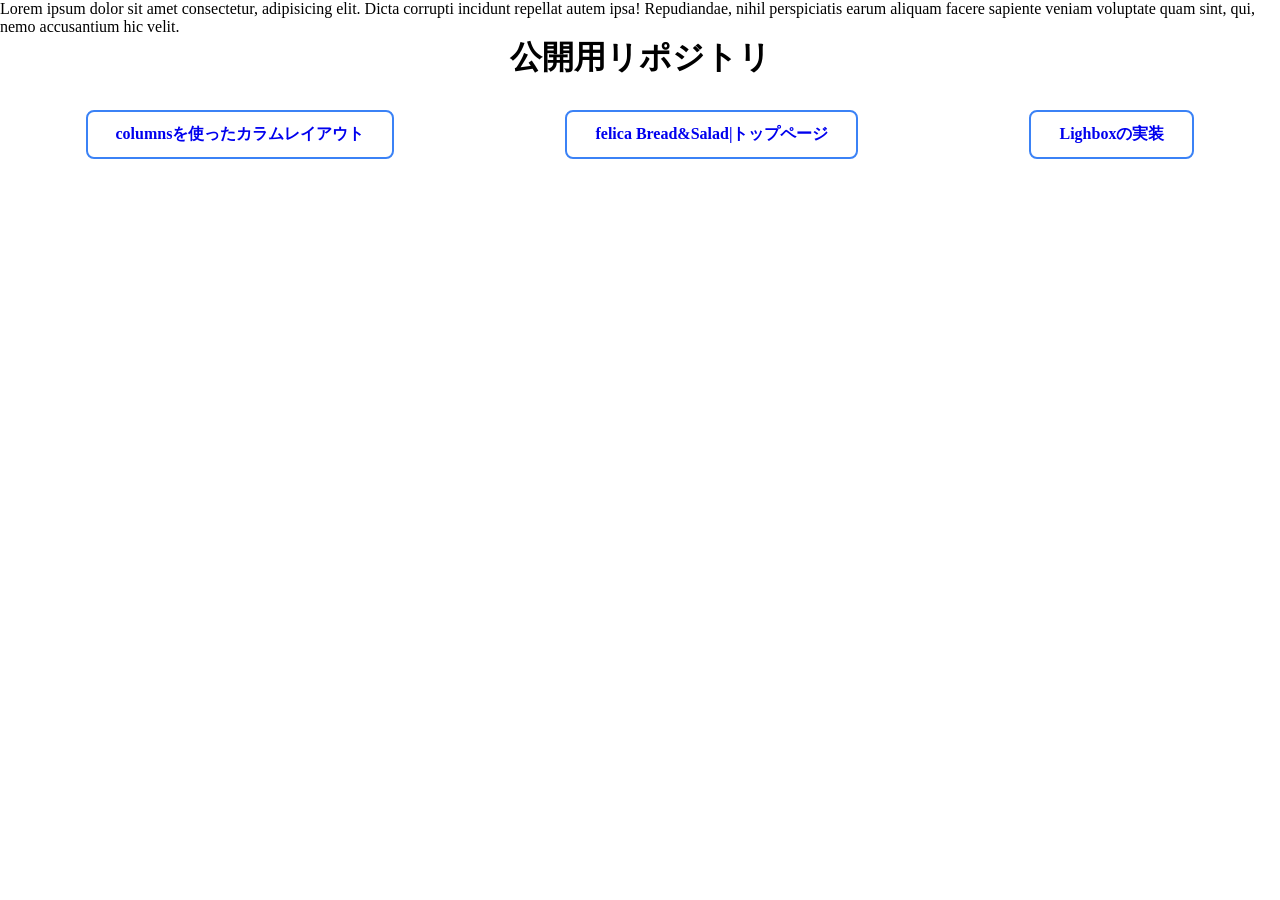
<file: index.html>
<!DOCTYPE html>
<html lang="ja">
<head>
  <meta charset="UTF-8">
  <meta name="viewport" content="width=device-width, initial-scale=1.0">
  <title>公開用リポジトリ</title>
  <style>
    *{
      margin: 0;
      padding: 0;
      box-sizing: border-box;
    }
    h1{
      text-align: center;
      margin-bottom: 30px;
    }
    .item-wrapper{
      display: flex;
    }
    li{
      margin: 0 auto;
      list-style: none;
    }
      .btn-outline-blue {
  padding: 12px 28px;
  background: transparent;
  color: #3b82f6;
  border: 2px solid #3b82f6;
  border-radius: 8px;
  font-size: 16px;
  font-weight: 600;
  cursor: pointer;
  transition: all 0.2s;
  >a{
    text-decoration: none;
  }
}
.btn-outline-blue:hover {
  background: #3b82f6;
  color: #ffffff;
}

  </style>
</head>
<body>
  <p>Lorem ipsum dolor sit amet consectetur, adipisicing elit. Dicta corrupti incidunt repellat autem ipsa! Repudiandae, nihil perspiciatis earum aliquam facere sapiente veniam voluptate quam sint, qui, nemo accusantium hic velit.</p>
  <h1>公開用リポジトリ</h1>
  <div class="item-wrapper">
  <li class="btn-outline-blue">
  <a href="columns/" target="_blank">columnsを使ったカラムレイアウト</a>
</li>
<li class="btn-outline-blue">
  <a href="donut-shop/" target="_blank">felica Bread&Salad|トップページ</a>
</li>
<li class="btn-outline-blue">
  <a href="lightbox/" target="_blank">Lighboxの実装</a>
  </li>
  </div>
</body>
</html>
</file>
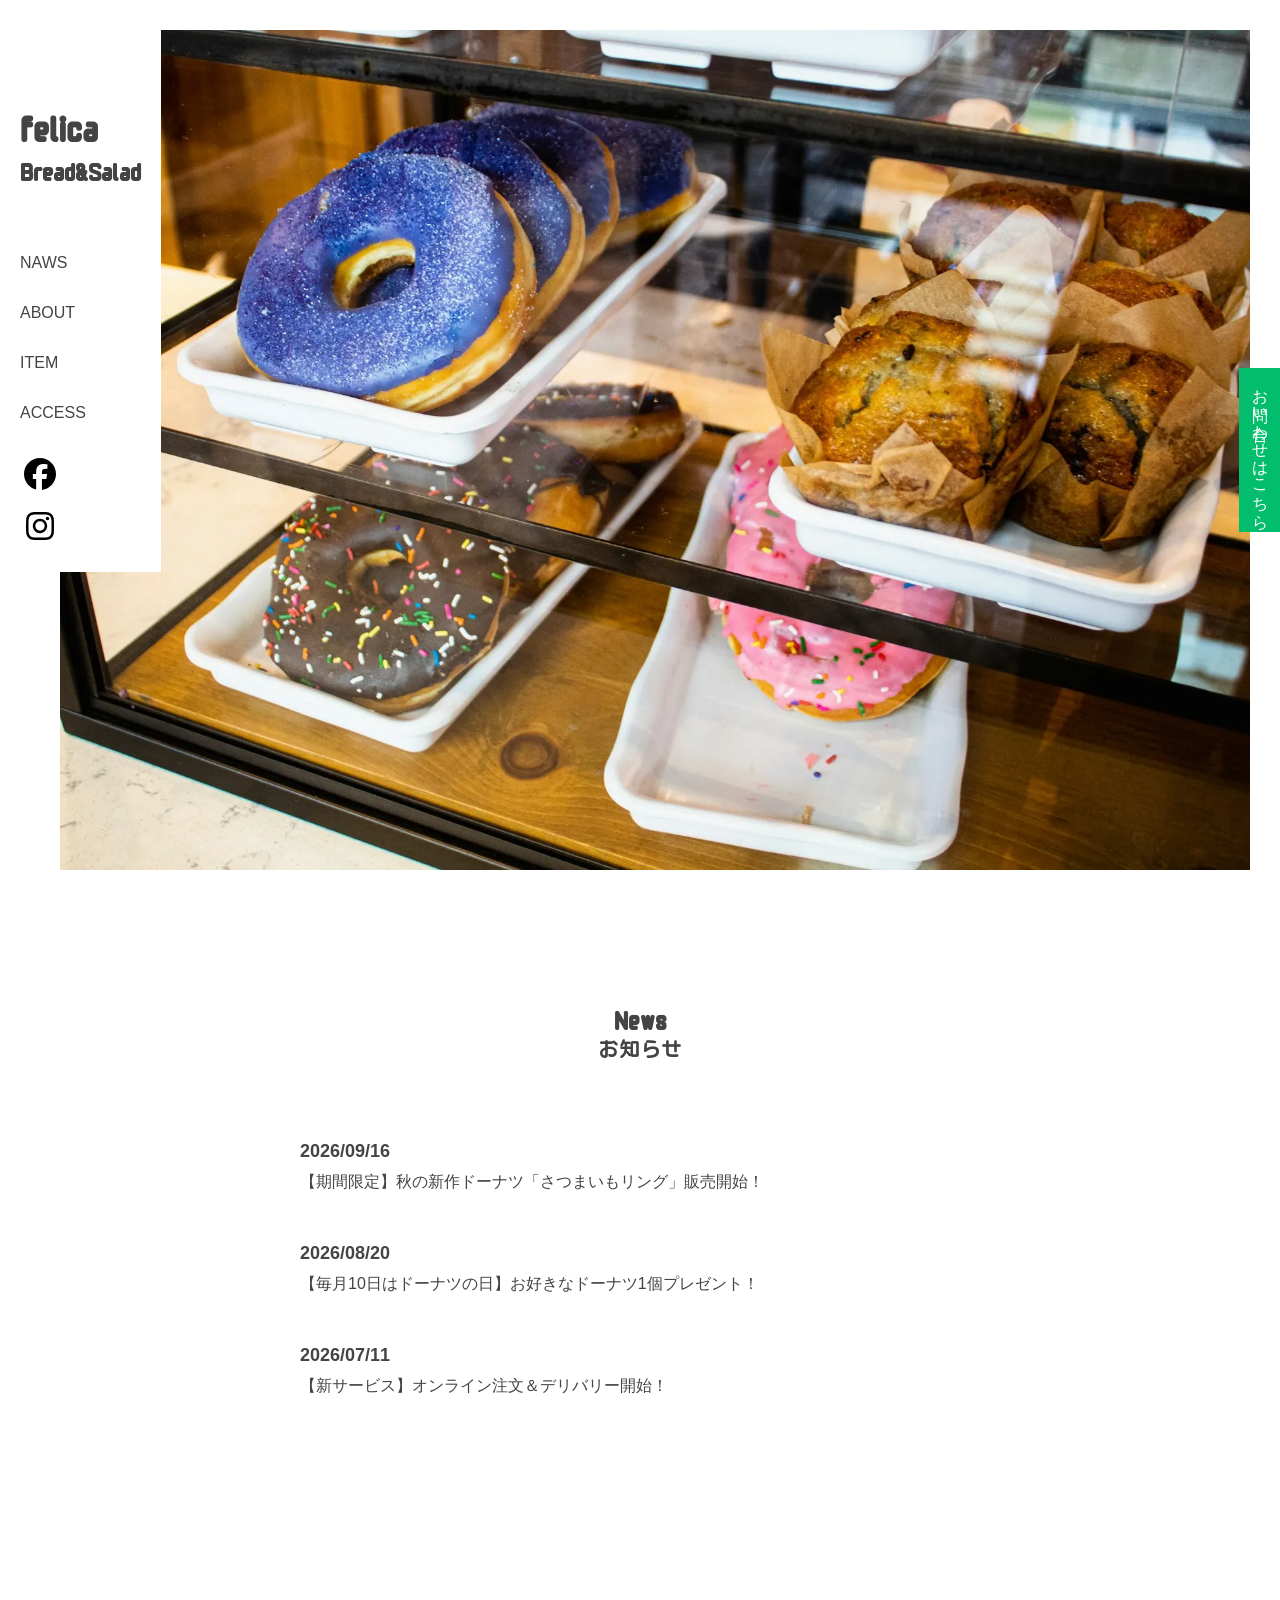
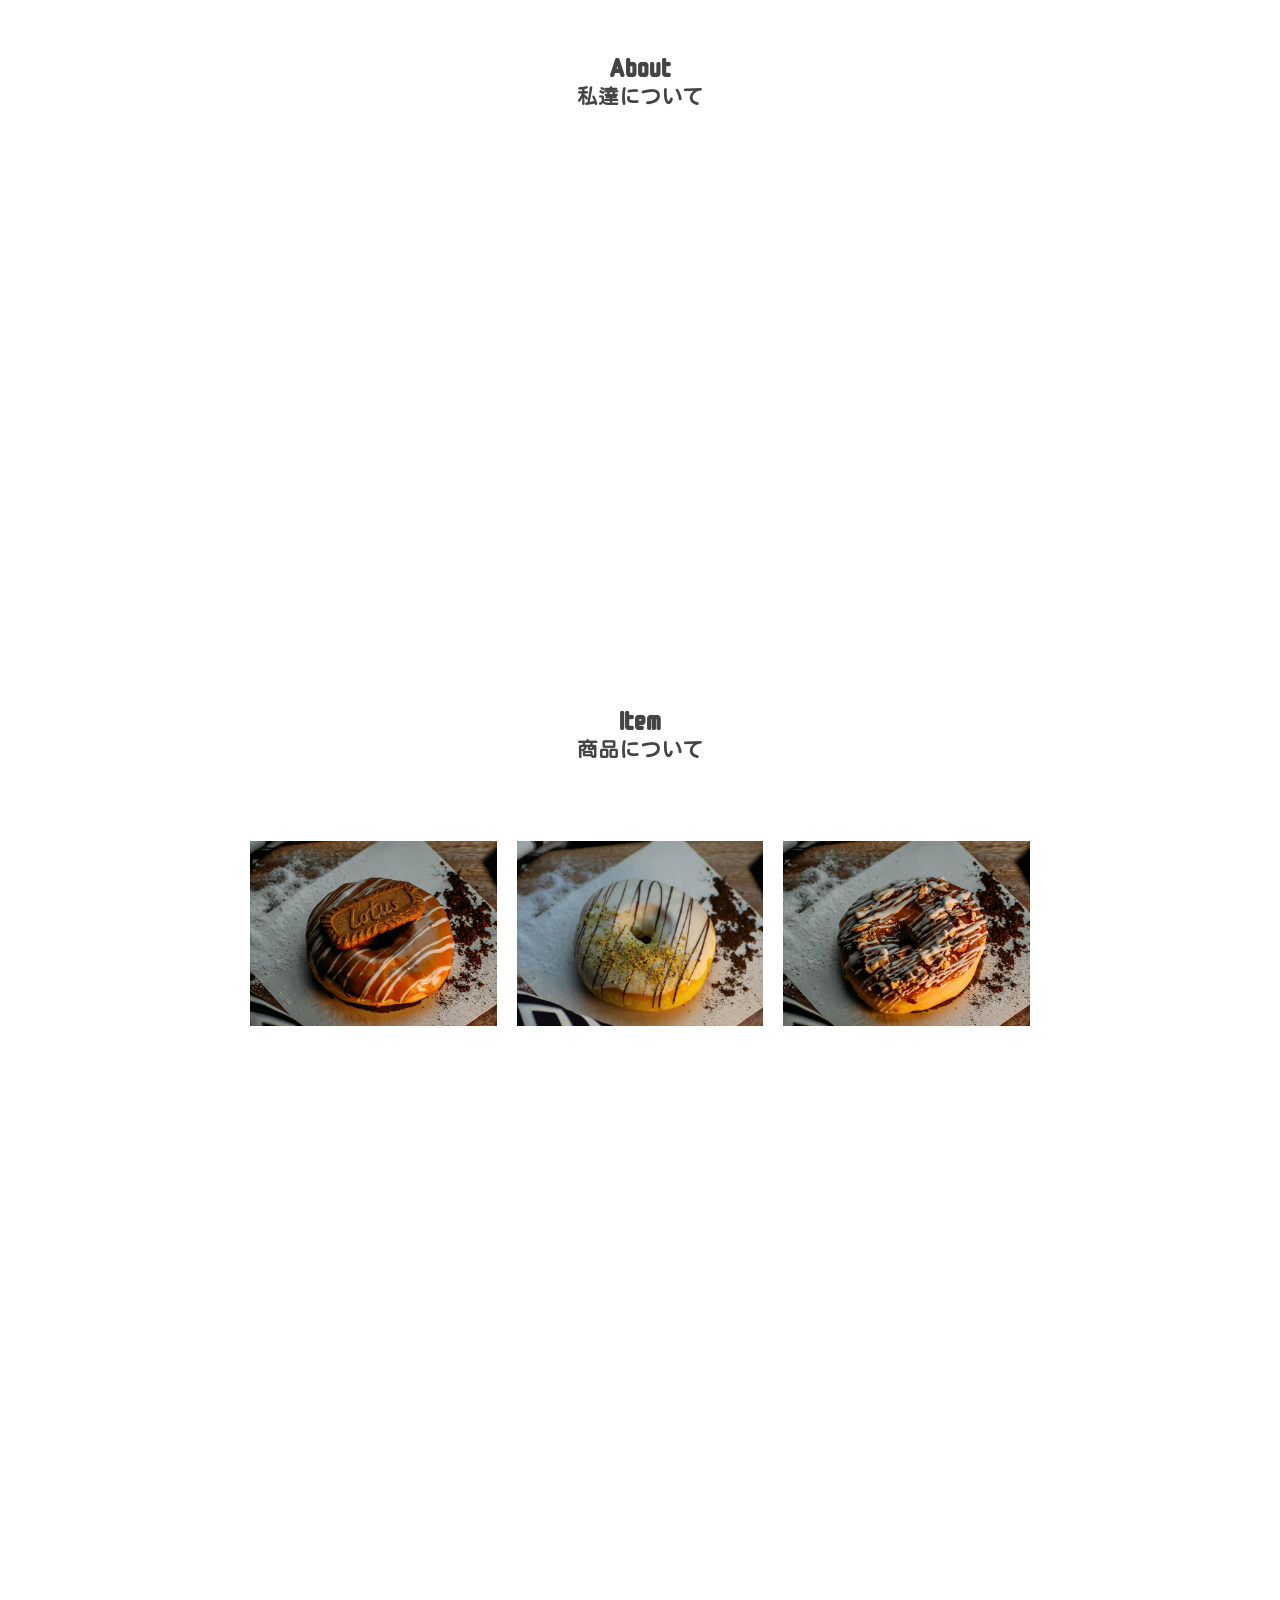
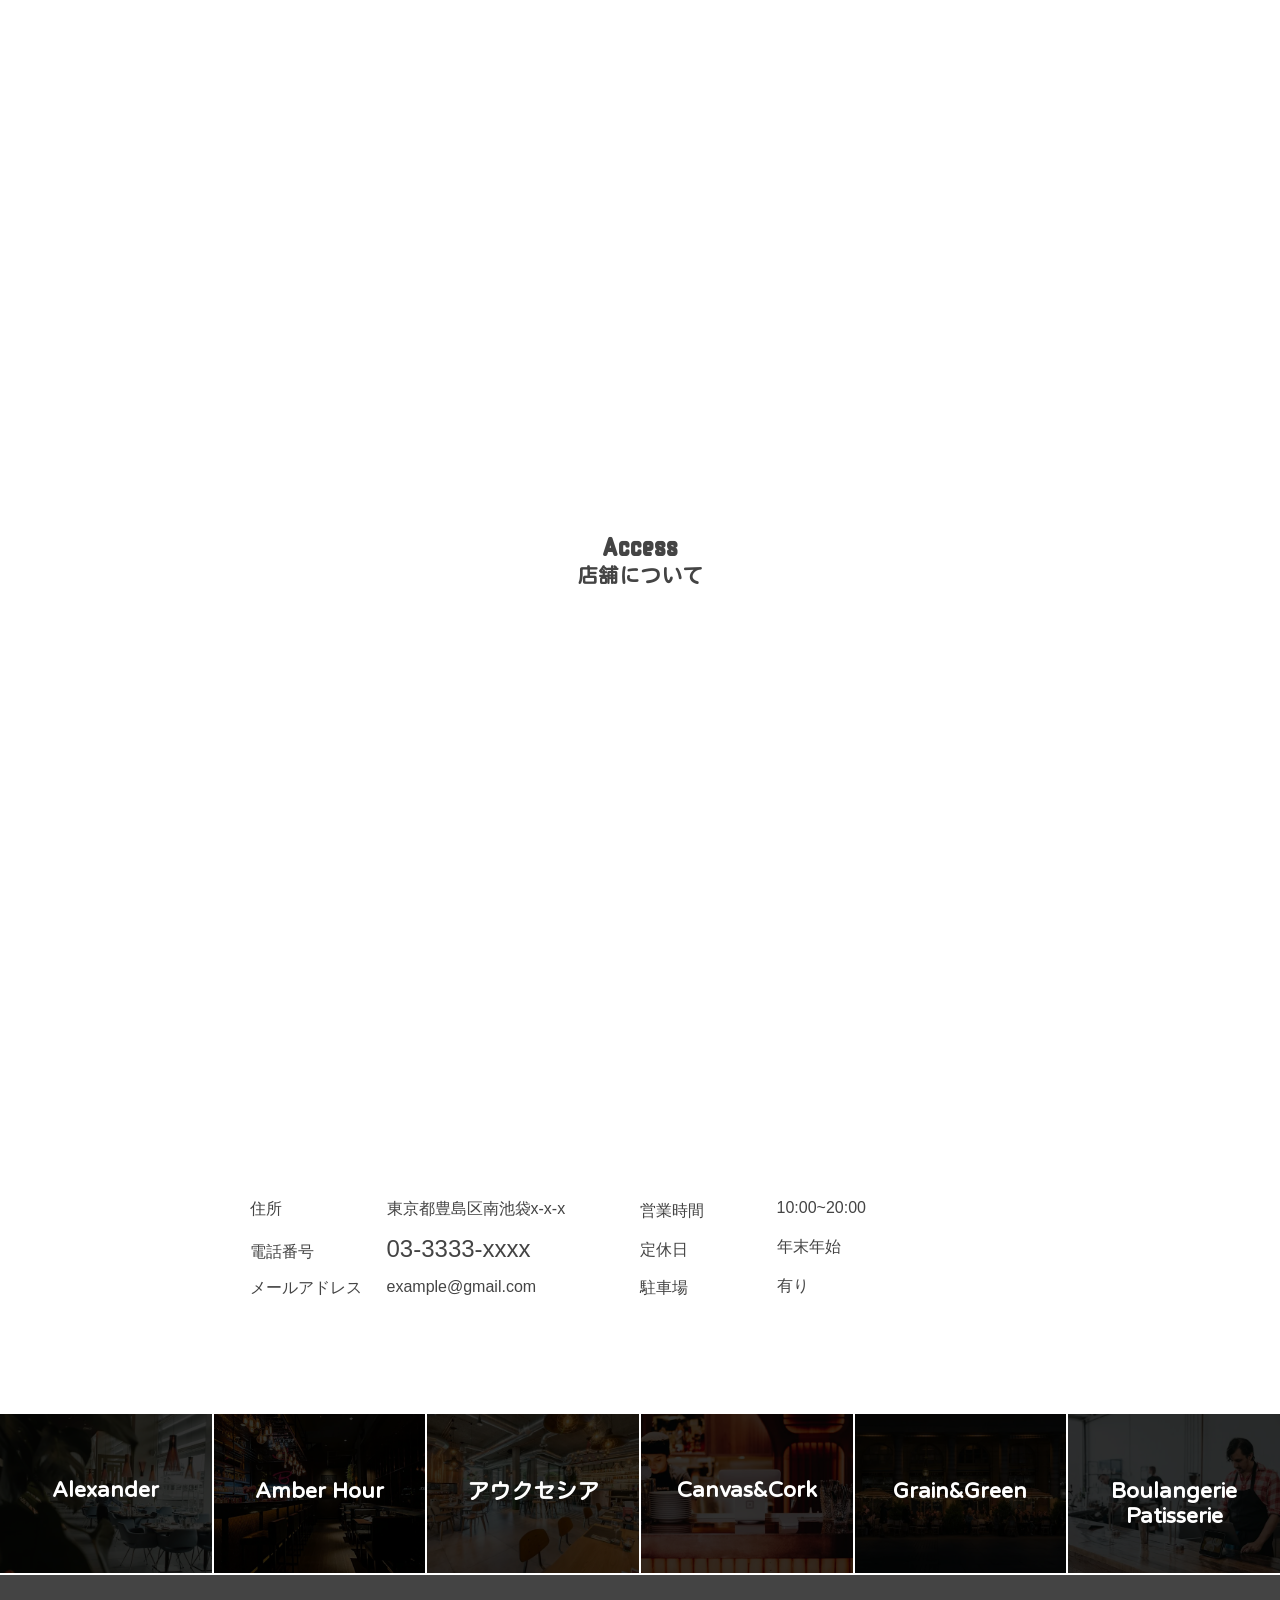
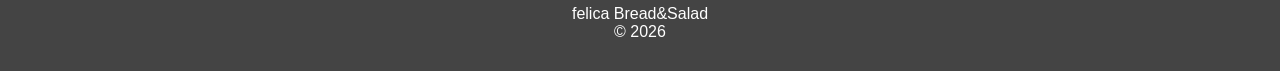
<file: donut-shop/index.html>
<!DOCTYPE html>
<html lang="ja">
<head>
  <meta charset="UTF-8">
  <meta name="viewport" content="width=device-width, initial-scale=1.0">
  <title>felica Bread&Salad|トップページ</title>
  <link rel="preconnect" href="https://fonts.googleapis.com">
<link rel="preconnect" href="https://fonts.gstatic.com" crossorigin>
<link href="https://fonts.googleapis.com/css2?family=Huninn&family=Monomaniac+One&display=swap" rel="stylesheet">
  <link rel="stylesheet" href="css/style.css">
  <link rel="stylesheet" href="css/jquery.bxslider.css">
  <link rel="stylesheet" href="css/lightbox.css">
  <link rel="stylesheet" href="css/aos.css">
  <link rel="stylesheet" href="css/hamburgers.css">
  <link rel="shortcut icon" href="favicon.png">
  <link rel="apple-touch-icon" href="touch-icon.png" sizes="192x192">
</head>
<body>

  <header>
    <h1><a href="#">felica<span>Bread&Salad</span></a></h1>
    <nav class="pc-nav">
      <ul>
        <li><a href="#news">NAWS</a></li>
        <li><a href="#about">ABOUT</a></li>
        <li><a href="#item">ITEM</a></li>
        <li><a href="#access">ACCESS</a></li>
        <li><a href="#"><img src="img/facebook-brands-solid-full.svg" alt=""></a></li>
        <li><a href="#"><img src="img/instagram-brands-solid-full.svg" alt=""></a></li>
      </ul>
    </nav>

    <button class="hamburger hamburger--squeeze " type="button" id="ham-btn">
  <span class="hamburger-box">
    <span class="hamburger-inner"></span>
  </span>
</button>
  </header>

    <nav id="sp-nav">
      <ul>
        <li><a href="#news">NAWS</a></li>
        <li><a href="#about">ABOUT</a></li>
        <li><a href="#item">ITEM</a></li>
        <li><a href="#access">ACCESS</a></li>
        <li><a href="#"><img src="img/facebook-brands-solid-full.svg" alt=""></a></li>
        <li><a href="#"><img src="img/instagram-brands-solid-full.svg" alt=""></a></li>
      </ul>
    </nav>


    <div class="main-visual">
      <ul class="bxslider">
        <li><img src="img/main-01.webp" alt=""></li>
        <li><img src="img/main-02.webp" alt=""></li>
        <li><img src="img/main-03.webp" alt=""></li>
        <li><img src="img/main-04.webp" alt=""></li>
      </ul>
    </div>

  <main>
    <section id="news" class="page-section">
      <h2 deta-ja="お知らせ">News</h2>

      <dl id="news-list">
        <!-- 更新頻度が高いから別ファイルに書いて呼び出す -->
      </dl>
      



    </section>
    
    <section id="about" class="page-section">
      <h2 deta-ja="私達について">About</h2>

      <div class="about-wrapper" >
      <h3 class="about-title" data-aos="fade-down" data-aos-duration="1000">自然の恵みを味わう、<span>おいしいご褒美</span> </h3>
      <p class="lead" data-aos="fade-down" data-aos-delay="350" data-aos-duration="1000">
        厳選されたオーガニック素材で作る<br class="sp-on">
        フレッシュなサラダと、<br>
        職人の手仕事で焼き上げたドーナツ。<br>
        口にした瞬間、自然の甘みが広がります。<br>
        毎日の暮らしに、ちょっとした幸せを。
      </p>
    </div>

    </section>

    <section id="item" class="page-section">
      <h2 deta-ja="商品について">Item</h2>
      <div class="item-wrapper">
        <li><a href="img/item-01.webp" data-lightbox="photo"><img src="img/item-01.webp" alt=""></a></li>

        <li><a href="img/item-02.webp" data-lightbox="photo"><img src="img/item-02.webp" alt=""></a></li>

        <li><a href="img/item-03.webp" data-lightbox="photo"><img src="img/item-03.webp" alt=""></a></li>
      </div>
    </section>

    <div class="parallax">

    </div>

    <section id="access" class="page-section">
      <h2 deta-ja="店舗について">Access</h2>

      <div class="accsess-wrapper">
        <div class="g-map">
          <iframe src="https://www.google.com/maps/embed?pb=!1m18!1m12!1m3!1d3238.998943918375!2d139.71431519624832!3d35.726244497231356!2m3!1f0!2f0!3f0!3m2!1i1024!2i768!4f11.1!3m3!1m2!1s0x60188d68f6cfe057%3A0xddd17dcd7ecaf745!2z6LGK5bO25Yy656uL5Y2X5rGg6KKL5YWs5ZyS!5e0!3m2!1sja!2sjp!4v1791357203288!5m2!1sja!2sjp" style="border:0;" allowfullscreen="" loading="lazy" referrerpolicy="strict-origin-when-cross-origin"></iframe>
        </div>

        <div class="dl-warppre">
          <dl>
            <dt>住所</dt>
            <dd>東京都豊島区南池袋x-x-x</dd>
            <dt>電話番号</dt>
            <dd><a href="tel:03-3333-xxxx" class="tel">03-3333-xxxx<!-- テキストでも可 --></a></dd>
            <dt>メールアドレス</dt>
            <dd><a href="mailto:example@gmail.com" class="email-link">example@gmail.com</a></dd>
          </dl>

          <dl>
            <dt>営業時間</dt>
            <dd>10:00~20:00</dd>
            <dt>定休日</dt>
            <dd>年末年始</dd>
            <dt>駐車場</dt>
            <dd>有り</dd>
          </dl>

        </div>

      </div>
    </section>
  </main>

  <ul class="shops">
    <li><a href="#">Alexander</a></li>
    <li><a href="#">Amber Hour</a></li>
    <li><a href="#">アウクセシア</a></li>
    <li><a href="#">Canvas&Cork</a></li>
    <li><a href="#">Grain&Green</a></li>
    <li><a href="#">Boulangerie Patisserie</a></li>
  </ul>
    <a href="form/" class="to-form">お問い合わせはこちら</a>

  <footer>
    <p class="footer-title">felica Bread&Salad</p>
    <p class="copy">&copy; <span id="this-year"></span></p>
  </footer>

  <script src="https://ajax.googleapis.com/ajax/libs/jquery/3.7.1/jquery.min.js"></script>
<script src="js/jquery.bxslider.js"></script>
<script src="js/lightbox.js"></script>
<script src="js/aos.js"></script>
<script>
  //$(document).readyの略
  $(function(){

//bxsliderの呼び出し
  $('.bxslider').bxSlider({
  mode: 'fade',
  auto: true,//trueが有効
  controls: false,//falseは無効
  pager: false,//黒い丸を消す
  speed: 2000,//画像が切り替わる速度
  pause: 2000,//画像を表示する（停止してる）時間
  touchEnabled: false,//スライドのタッチを無効にして、ページをスクロールさせる
    });

//news.txt、お知らせファイルを呼び出す
    $('#news-list').load('news.txt');

//aosを呼び出す
AOS.init();

//西暦を取得して表示
const fullYear = new Date().getFullYear();
/* const fullYear = 2027; */

if(fullYear >= 2027){
  $('this-year').text('2026- '+fullYear);
}else{
$('#this-year').text(fullYear)
}

//hamburgerbutton
//#ham-btnをon.clickしたら
$('#ham-btn').on('click',function(){
$(this).toggleClass('is-active');
$('#sp-nav').slideToggle(200);
});

//#sp-nav aをon.clickしたら
$('#sp-nav a').on('click',function(){
$('#sp-nav').slideUp(200);
$('#ham-btn').removeClass('is-active');
});


});

</script>
</body>
</html>
</file>
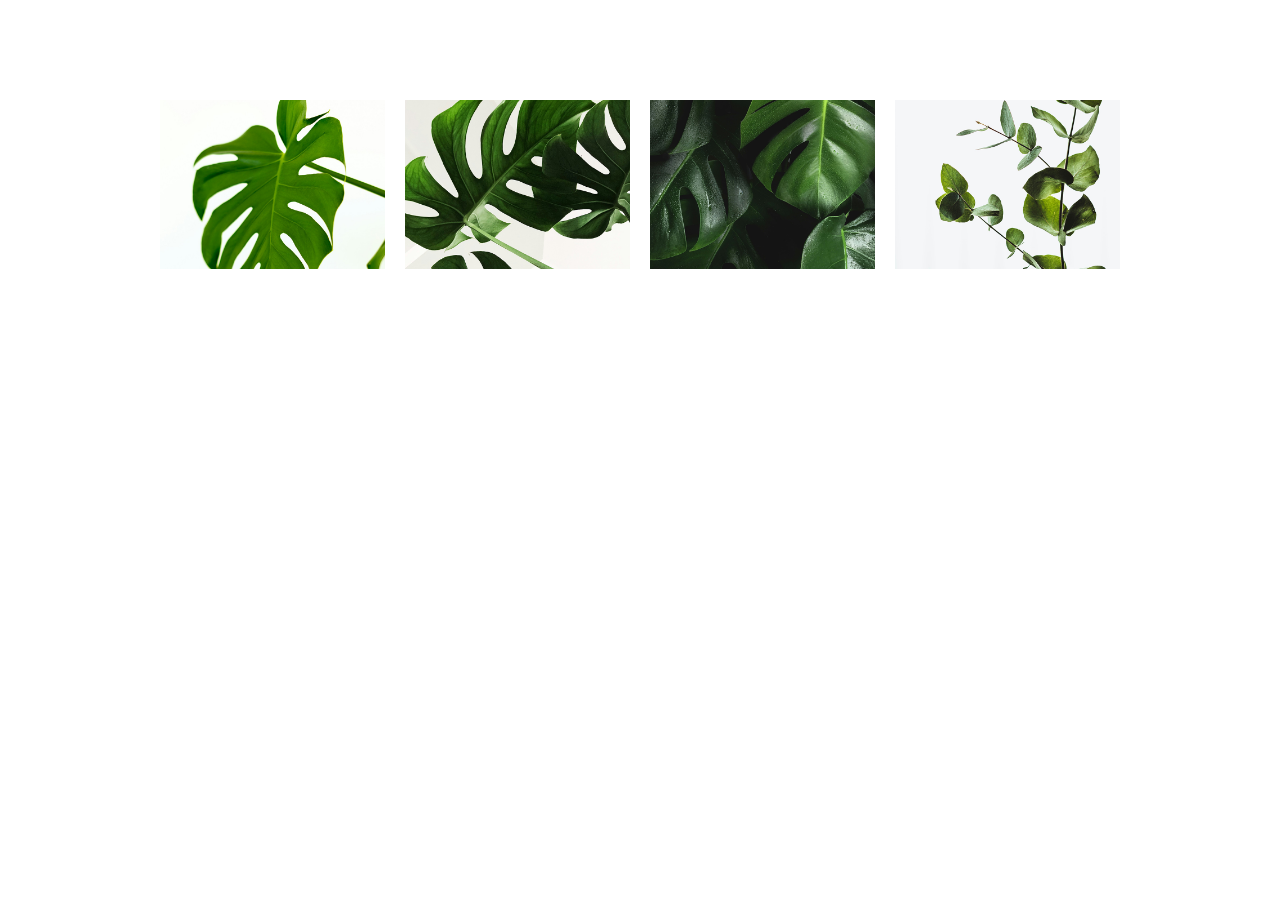
<file: lightbox/index.html>
<!DOCTYPE html>
<html lang="ja">
<head>
  <meta charset="UTF-8">
  <meta name="viewport" content="width=device-width, initial-scale=1.0">
  <title>Lighboxの実装</title>
  <style>
    *{
      margin: 0;
      padding: 0;
      box-sizing: border-box;
    }
    ul{
      list-style: none;
    }
    a{
      text-decoration: none;
    }
    img{
      vertical-align: bottom;
      max-width: 100%;
    }

    .gallery{
      width: 960px;
      margin: 100px auto;
      display: flex;
      gap: 0 20px;
    }
  </style>
<link rel="stylesheet" href="css/lightbox.css">

</head>
<body>
  <!-- 画像の切り替え -->
  <ul class="gallery">
    <li><a href="img/01.jpg" data-lightbox="photo" data-title="画像の名前"><img src="img/01.jpg" alt=""></a></li>
    <li><a href="img/02.jpg" data-lightbox="photo"><img src="img/02.jpg" alt=""></a></li>
    <li><a href="img/03.jpg" data-lightbox="photo"><img src="img/03.jpg" alt=""></a></li>
    <li><a href="img/04.jpg" data-lightbox="photo"><img src="img/04.jpg" alt=""></a></li>
  </ul>


  <script src="https://ajax.googleapis.com/ajax/libs/jquery/3.7.1/jquery.min.js"></script>
  <script src="js/lightbox.js"></script>

</body>
</html>
</file>
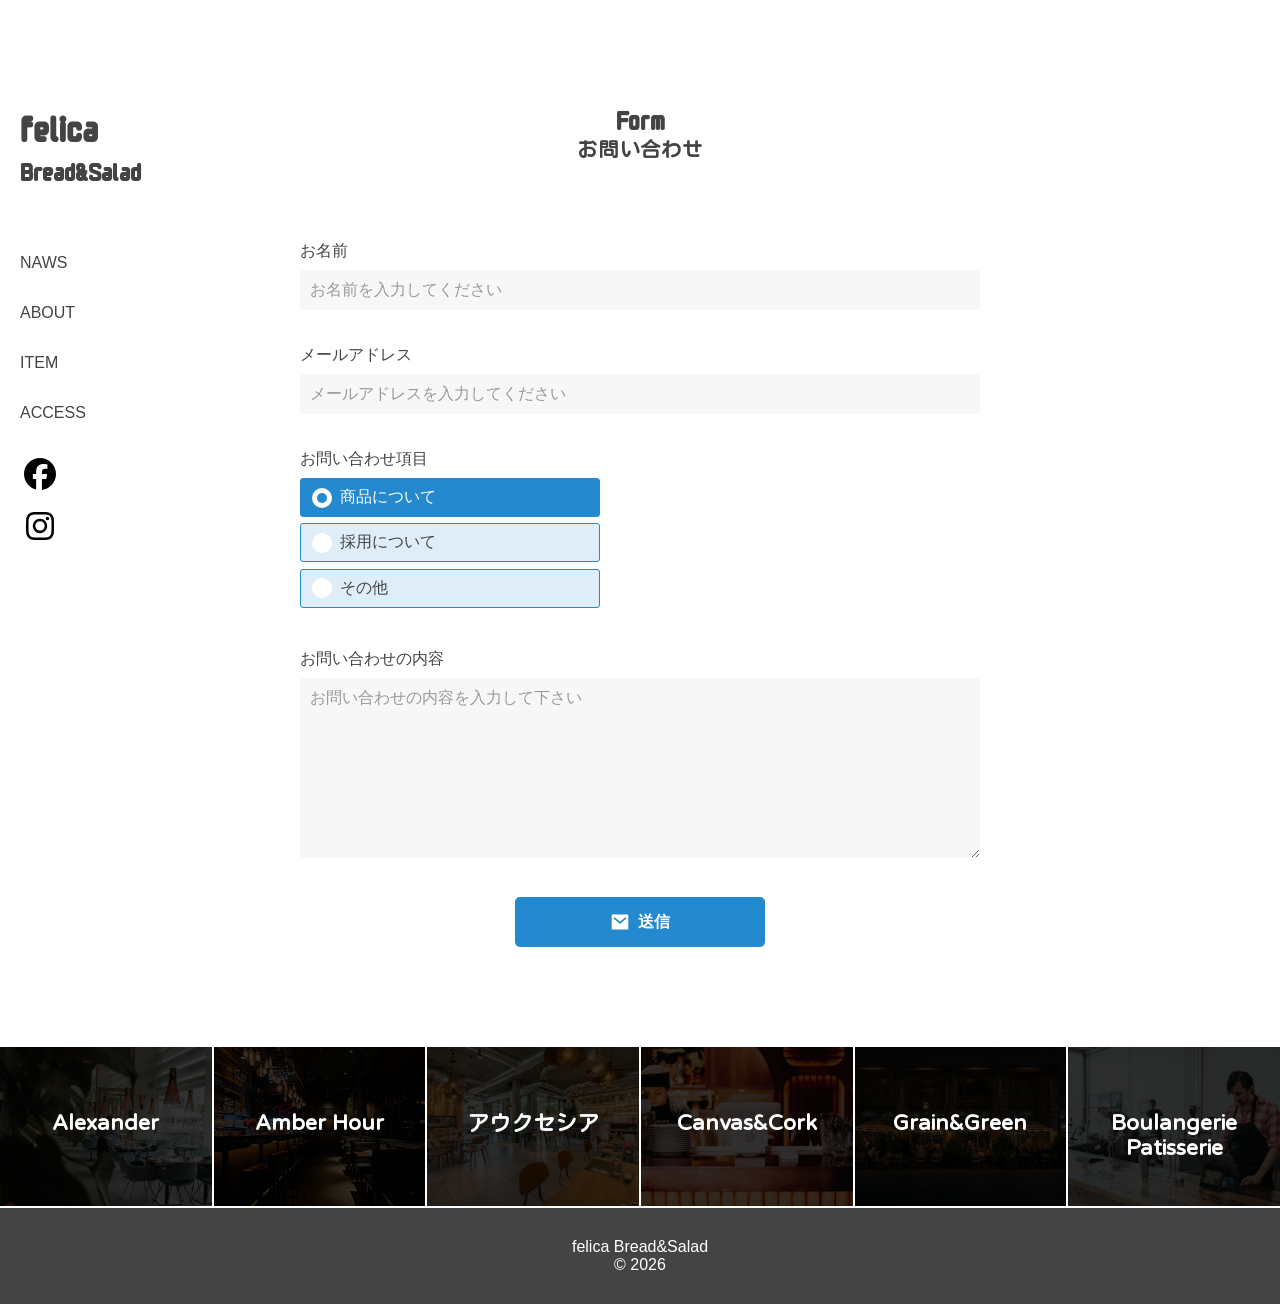
<file: donut-shop/form/index.html>
<!DOCTYPE html>
<html lang="ja">
<head>
  <meta charset="UTF-8">
  <meta name="viewport" content="width=device-width, initial-scale=1.0">
  <title>felica Bread&Salad|入力ページ</title>
  <link rel="preconnect" href="https://fonts.googleapis.com">
<link rel="preconnect" href="https://fonts.gstatic.com" crossorigin>
<link href="https://fonts.googleapis.com/css2?family=Huninn&family=Monomaniac+One&display=swap" rel="stylesheet">
  <link rel="stylesheet" href="../css/style.css">
  <link rel="stylesheet" href="../css/hamburgers.css">
  <link rel="shortcut icon" href="../favicon.png">
  <link rel="apple-touch-icon" href="../favicon.png" sizes="192x192">
</head>
<body>

  <header>
    <h1><a href="../">felica<span>Bread&Salad</span></a></h1>
    <nav class="pc-nav">
      <ul>
        <li><a href="../index.html#news">NAWS</a></li>
        <li><a href="../index.html#about">ABOUT</a></li>
        <li><a href="../index.html#item">ITEM</a></li>
        <li><a href="../index.html#access">ACCESS</a></li>
        <li><a href="#"><img src="../img/facebook-brands-solid-full.svg" alt=""></a></li>
        <li><a href="#"><img src="../img/instagram-brands-solid-full.svg" alt=""></a></li>
      </ul>
    </nav>

    <button class="hamburger hamburger--squeeze " type="button" id="ham-btn">
  <span class="hamburger-box">
    <span class="hamburger-inner"></span>
  </span>
</button>
  </header>

    <nav id="sp-nav">
      <ul>
        <li><a href="../index.html#news">NAWS</a></li>
        <li><a href="../index.html#about">ABOUT</a></li>
        <li><a href="../index.html#item">ITEM</a></li>
        <li><a href="../index.html#access">ACCESS</a></li>
        <li><a href="#"><img src="../img/facebook-brands-solid-full.svg" alt=""></a></li>
        <li><a href="#"><img src="../img/instagram-brands-solid-full.svg" alt=""></a></li>
      </ul>
    </nav>

  <main>
    <section id="form" class="page-section">
      <h2 deta-ja="お問い合わせ">Form</h2>

      <form action="https://docs.google.com/forms/u/0/d/e/1FAIpQLScYm-xryZfDM6AVY-cZhNqL77nvi6yPx4g7S_RjKIqWAjFPrA/formResponse" method="post" class="form-wrapper" id="g-form">
        <dl>
          <dt>お名前</dt>
          <dd><input type="text" required placeholder="お名前を入力してください" autocomplete="name" name="entry.1084235210" class="textbox-3"></dd>

          <dt>メールアドレス</dt>
          <dd><input type="email" required placeholder="メールアドレスを入力してください" autocomplete="email" inputmode="email" name="entry.1000182246" class="textbox-3"></dd>

          <dt>お問い合わせ項目</dt>

          <dd>
            <fieldset class="radio-3">
            <label for="list-1">
            <input type="radio" name="entry.725694839" id="list-1" checked required value="商品について">商品について
            </label>
            <label for="list-2">
            <input type="radio" name="entry.725694839" id="list-2" value="採用について">採用について
            </label>
            <label for="list-3">
            <input type="radio" name="entry.725694839" id="list-3" value="その他">その他
            </label>
            </fieldset>
          </dd>

          <dt>お問い合わせの内容</dt>
          <dd>
            <textarea name="entry.738756064" required placeholder="お問い合わせの内容を入力して下さい" class="textbox-3"></textarea>
          </dd>
        </dl>
        <button type="submit" class="button-56">送信</button>
      </form>
    </section>
  </main>

  <ul class="shops">
    <li><a href="#">Alexander</a></li>
    <li><a href="#">Amber Hour</a></li>
    <li><a href="#">アウクセシア</a></li>
    <li><a href="#">Canvas&Cork</a></li>
    <li><a href="#">Grain&Green</a></li>
    <li><a href="#">Boulangerie Patisserie</a></li>
  </ul>

  <footer>
    <p class="footer-title">felica Bread&Salad</p>
    <p class="copy">&copy; <span id="this-year"></span></p>
  </footer>

  <script src="https://ajax.googleapis.com/ajax/libs/jquery/3.7.1/jquery.min.js"></script>
<script>
  //$(document).readyの略
  $(function(){

//西暦を取得して表示
const fullYear = new Date().getFullYear();
/* const fullYear = 2027; */

if(fullYear >= 2027){
  $('this-year').text('2026- '+fullYear);
}else{
$('#this-year').text(fullYear)
}

//hamburgerbutton
//#ham-btnをon.clickしたら
$('#ham-btn').on('click',function(){
$(this).toggleClass('is-active');
$('#sp-nav').slideToggle(200);
});


//#sp-nav aをon.clickしたら
$('#sp-nav a').on('click',function(){
$('#sp-nav').slideUp(200);
$('#ham-btn').removeClass('is-active');
});


//ajaxを使用したリダイレクト
$('#g-form').submit(function (event) {
const formData = $('#g-form').serialize();
$.ajax({
  url: "https://docs.google.com/forms/u/0/d/e/1FAIpQLScYm-xryZfDM6AVY-cZhNqL77nvi6yPx4g7S_RjKIqWAjFPrA/formResponse",
  data: formData,
  type: "POST",
  dataType: "xml",
  statusCode: {
    0: function(){
      window.location.href = "thanks.html";
      },
    200: function(){
     //失敗したときの処理
      }
    }
  });
//googleformへのページ遷移をキャンセル
event.preventDefault();
});

});

</script>
</body>
</html>
</file>
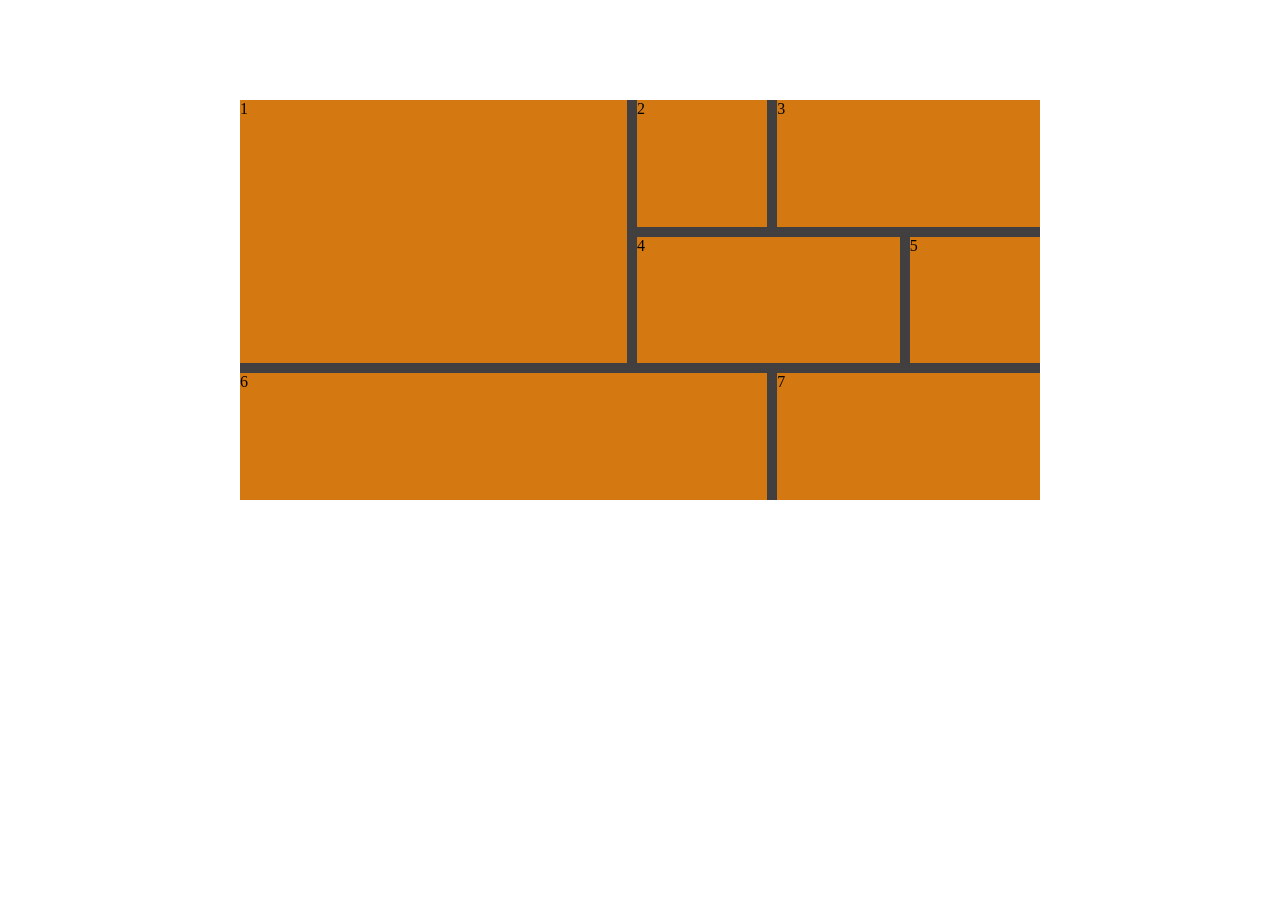
<file: donut-shop/grid.html>
<!DOCTYPE html>
<html lang="ja">
<head>
  <meta charset="UTF-8">
  <meta name="viewport" content="width=device-width, initial-scale=1.0">
  <title>gridを使ったレイアウト</title>
  <style>
    *{
      margin: 0;
      padding: 0;
      box-sizing: border-box;
    }
    /* gridを使ったレイアウト */
    .grid-wrapper{
      max-width: 800px;
      aspect-ratio: 2/1;
      background-color: #413f3f;
      margin: 100px auto;
      display: grid;
      gap: 10px;
      >p{
        background-color: #d47911;
        &:nth-of-type(1){
          grid-column: 1/4;
          grid-row: 1/3;
        }
        &:nth-of-type(2){
          grid-column: 4/5;
          grid-row: 1/2;
          background-color: #d47911;
        }
        &:nth-of-type(3){
          grid-column: 5/7;
          grid-row: 1/2;
          background-color: #d47911;
        }
        &:nth-of-type(4){
          grid-column: 4/6;
          grid-row: 2/3;
          background-color: #d47911;
        }
        &:nth-of-type(5){
          grid-column: 6/7;
          grid-row: 2/3;
          background-color: #d47911;
        }
        &:nth-of-type(6){
          grid-column: 1/5;
          grid-row: 3/4;
          background-color: #d47911;
        }
        &:nth-of-type(7){
          grid-column: 5/7;
          grid-row: 3/4;
          background-color: #d47911;
        }

      }
    }
  </style>
</head>
<body>
  <div class="grid-wrapper">
    <p>1</p>
    <p>2</p>
    <p>3</p>
    <p>4</p>
    <p>5</p>
    <p>6</p>
    <p>7</p>
  </div>
  
</body>
</html>
</file>
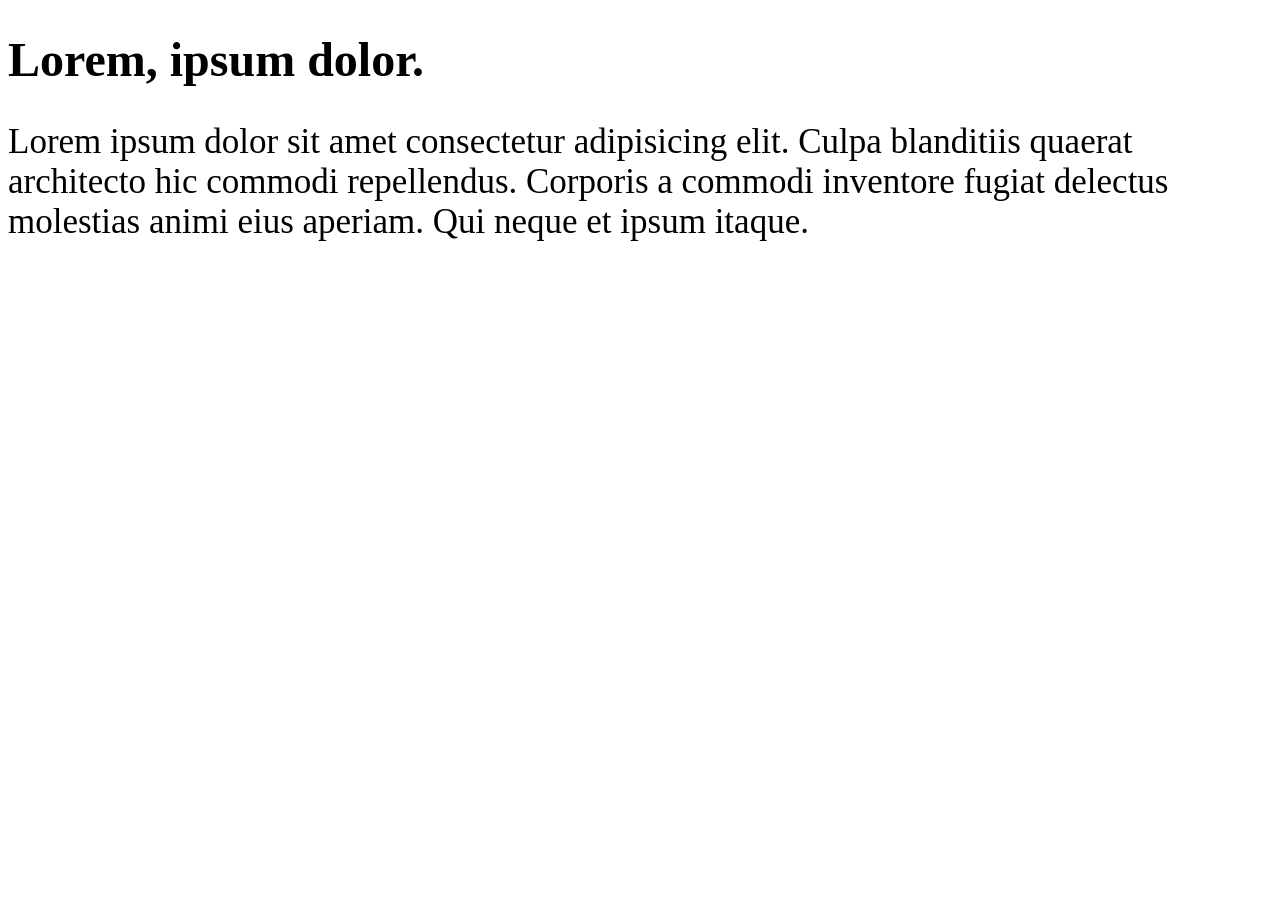
<file: donut-shop/rem.html>
<!DOCTYPE html>
<html lang="ja">
<head>
  <meta charset="UTF-8">
  <meta name="viewport" content="width=device-width, initial-scale=1.0">
  <title>remを使ってみる</title>
  <style>
    html{
      font-size: 100%;/* デフォルト */
    /* font-size: 62.5%; *//* 100%=16%は62.5%=10%です */
    }
    h1{
      font-size: clamp(1.625rem, 0.938rem + 2.75vw, 3rem);
    }
    p{
      font-size: clamp(1.25rem, 0.781rem + 1.88vw, 2.188rem);
    }
  </style>
</head>
<body>
  <h1>Lorem, ipsum dolor.</h1>
  <p>
    Lorem ipsum dolor sit amet consectetur adipisicing elit. Culpa blanditiis quaerat architecto hic commodi repellendus. Corporis a commodi inventore fugiat delectus molestias animi eius aperiam. Qui neque et ipsum itaque.
  </p>
</body>
</html>
</file>
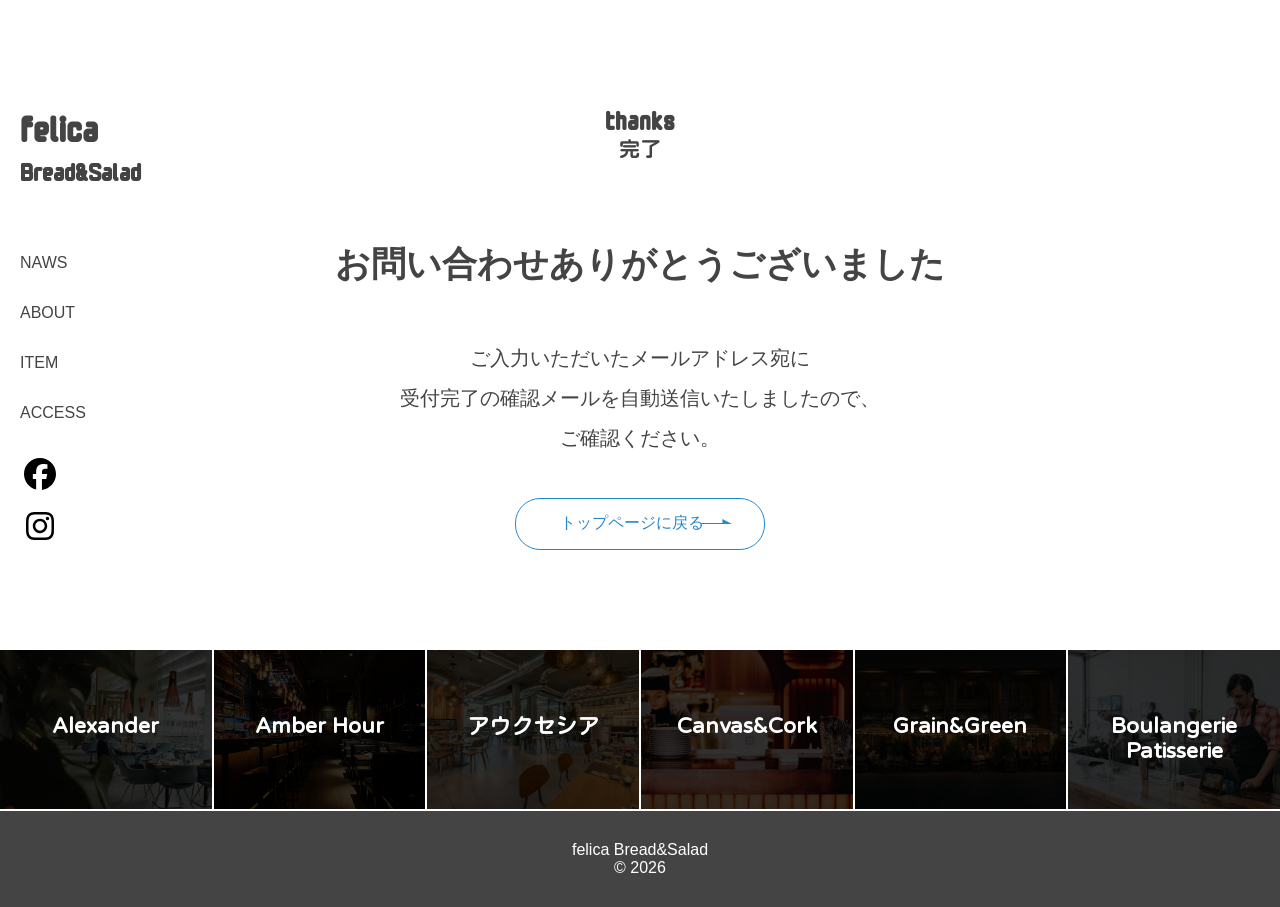
<file: donut-shop/form/thanks.html>
<!DOCTYPE html>
<html lang="ja">
<head>
  <meta charset="UTF-8">
  <meta name="viewport" content="width=device-width, initial-scale=1.0">
  <title>felica Bread&Salad|完了ページ</title>
  <link rel="preconnect" href="https://fonts.googleapis.com">
<link rel="preconnect" href="https://fonts.gstatic.com" crossorigin>
<link href="https://fonts.googleapis.com/css2?family=Huninn&family=Monomaniac+One&display=swap" rel="stylesheet">
  <link rel="stylesheet" href="../css/style.css">
  <link rel="stylesheet" href="../css/hamburgers.css">
  <link rel="shortcut icon" href="../favicon.png">
  <link rel="apple-touch-icon" href="../favicon.png" sizes="192x192">
</head>
<body>

  <header>
    <h1><a href="../">felica<span>Bread&Salad</span></a></h1>
    <nav class="pc-nav">
      <ul>
        <li><a href="../index.html#news">NAWS</a></li>
        <li><a href="../index.html#about">ABOUT</a></li>
        <li><a href="../index.html#item">ITEM</a></li>
        <li><a href="../index.html#access">ACCESS</a></li>
        <li><a href="#"><img src="../img/facebook-brands-solid-full.svg" alt=""></a></li>
        <li><a href="#"><img src="../img/instagram-brands-solid-full.svg" alt=""></a></li>
      </ul>
    </nav>

    <button class="hamburger hamburger--squeeze " type="button" id="ham-btn">
  <span class="hamburger-box">
    <span class="hamburger-inner"></span>
  </span>
</button>
  </header>

    <nav id="sp-nav">
      <ul>
        <li><a href="../index.html#news">NAWS</a></li>
        <li><a href="../index.html#about">ABOUT</a></li>
        <li><a href="../index.html#item">ITEM</a></li>
        <li><a href="../index.html#access">ACCESS</a></li>
        <li><a href="#"><img src="../img/facebook-brands-solid-full.svg" alt=""></a></li>
        <li><a href="#"><img src="../img/instagram-brands-solid-full.svg" alt=""></a></li>
      </ul>
    </nav>

  <main>
    <section id="thanks" class="page-section">
      <h2 deta-ja="完了">thanks</h2>
      <h3>お問い合わせありがとうございました</h3>
      <p>ご入力いただいたメールアドレス宛に<br>受付完了の確認メールを自動送信いたしましたので、<br>ご確認ください。</p>

      <a href="../" class="button-54">トップページに戻る</a>
      
    </section>
  </main>

  <ul class="shops">
    <li><a href="#">Alexander</a></li>
    <li><a href="#">Amber Hour</a></li>
    <li><a href="#">アウクセシア</a></li>
    <li><a href="#">Canvas&Cork</a></li>
    <li><a href="#">Grain&Green</a></li>
    <li><a href="#">Boulangerie Patisserie</a></li>
  </ul>

  <footer>
    <p class="footer-title">felica Bread&Salad</p>
    <p class="copy">&copy; <span id="this-year"></span></p>
  </footer>

  <script src="https://ajax.googleapis.com/ajax/libs/jquery/3.7.1/jquery.min.js"></script>
<script>
  //$(document).readyの略
  $(function(){

//西暦を取得して表示
const fullYear = new Date().getFullYear();
/* const fullYear = 2027; */

if(fullYear >= 2027){
  $('this-year').text('2026- '+fullYear);
}else{
$('#this-year').text(fullYear)
}

//hamburgerbutton
//#ham-btnをon.clickしたら
$('#ham-btn').on('click',function(){
$(this).toggleClass('is-active');
$('#sp-nav').slideToggle(200);
});

//#sp-nav aをon.clickしたら
$('#sp-nav a').on('click',function(){
$('#sp-nav').slideUp(200);
$('#ham-btn').removeClass('is-active');
});


});

</script>
</body>
</html>
</file>
<file: donut-shop/css/style.css>
@charset "utf-8";
html{box-sizing:border-box;-webkit-text-size-adjust:100%}*,:after,:before{background-repeat:no-repeat;box-sizing:inherit}:after,:before{text-decoration:inherit;vertical-align:inherit}*{padding:0;margin:0;box-sizing:border-box;}audio:not([controls]){display:none;height:0}hr{overflow:visible}article,aside,details,figcaption,figure,footer,header,main,menu,nav,section,summary{display:block}summary{display:list-item}small{font-size:80%}[hidden],template{display:none}abbr[title]{border-bottom:1px dotted;text-decoration:none}a{background-color:transparent;-webkit-text-decoration-skip:objects}a:active,a:hover{outline-width:0}code,kbd,pre,samp{font-family:monospace,monospace}b,strong{font-weight:bolder}dfn{font-style:italic}mark{background-color:#ff0;color:#000}sub,sup{font-size:75%;line-height:0;position:relative;vertical-align:baseline}sub{bottom:-.25em}sup{top:-.5em}input{border-radius:0}[role=button],[type=button],[type=reset],[type=submit],button{cursor:pointer}[disabled]{cursor:default}[type=number]{width:auto}[type=search][type=search]::-webkit-search-cancel-button,[type=search]::-webkit-search-decoration{-webkit-appearance:none}textarea{overflow:auto;resize:vertical}button,input,optgroup,select,textarea{font:inherit}optgroup{font-weight:700}button{overflow:visible}[type=button]::-moz-focus-inner,[type=reset]::-moz-focus-inner,[type=submit]::-moz-focus-inner,button::-moz-focus-inner{border-style:0;padding:0}[type=button]::-moz-focus-inner,[type=reset]::-moz-focus-inner,[type=submit]::-moz-focus-inner,button:-moz-focusring{outline:1px dotted}[type=reset],[type=submit],button,html [type=button]button,select{text-transform:none}button,input,select,textarea{background-color:transparent;border-style:none;color:inherit}select::-ms-expand{display:none}select::-ms-value{color:currentColor}legend{border:0;color:inherit;display:table;max-width:100%;white-space:normal}::-webkit-file-upload-button{-webkit-appearance:button;font:inherit}[type=search]img{border-style:none;vertical-align: bottom}progress{vertical-align:baseline}svg:not(:root){overflow:hidden}audio,canvas,progress,video{display:inline-block}@media screen{[hidden~=screen]{display:inherit}[hidden~=screen]:not(:active):not(:focus):not(:target){position:absolute!important;clip:rect(0 0 0 0)!important}}[aria-busy=true]{cursor:progress}[aria-controls]{cursor:pointer}[aria-disabled]{cursor:default}::-moz-selection{background-color:#b3d4fc;color:#000;text-shadow:none}::selection{background-color:#b3d4fc;color:#000;text-shadow:none}ul,ol{list-style:none;}a{text-decoration:none;}img{max-width: 100%;vertical-align: bottom;}

/* 変数を登録 */
:root{
  --base_color:#ffffff;
  --text_color:#444444;
  --font_en:"Monomaniac One", sans-serif;
  --font_ja:"Huninn", sans-serif;
}
html{
  scroll-behavior: smooth;
}
body{
  background-color: var(--base_color);
  color: var(--text_color);
  font-family: sans-serif;
  a{
    color: var(--text_color);
  }
}

/* header部分 */
header{
  width: fit-content;
  height: fit-content;
  background-color: var(--base_color);
  position: fixed;
  left: 0;
  top: 0;
  z-index: 100;
  padding: 100px 20px 20px;
  @media (width <= 1100px){
    padding: 100px 10px 20px;
  }
  >h1{
    font-family: var(--font_en);
    font-size: clamp(1.688rem, -1.75rem + 5vw, 2.625rem);
    margin-bottom: 60px;
    span{
      display: block;
      font-size: 0.7em;
    }
  }
}

/* pc用ナビゲーション */
.pc-nav li{
margin-bottom: 20px;
&:nth-of-type(n+5){
  width: 40px;
  margin-bottom: 0;
}
>a{
  display: block;
  padding: 6px 0;
  &:hover{
    text-decoration: underline 3px;
    text-underline-offset: 4px;
  }
}
}


/* メインビジュアル部分 */
.main-visual{
  width: calc(100% - 90px);
  height: calc(100vh - 60px);
  margin: 30px 30px 30px 60px;
  li{
    width: calc(100% - 90px);
    height: calc(100vh - 60px);
  >img{
    object-fit: cover;
    width: 100%;
    height: 100%;
  }
  }
}

/* 共通部分 */
.page-section{
  padding: 100px 20px;
  h2{
    text-align: center;
    font-size: clamp(1.25rem, 1.063rem + 0.75vw, 1.625rem);/* googlefontに変えたら変える */
    font-family: var(--font_en);
    margin-bottom: 80px;
    &::after{
      content: attr(deta-ja);
      display: block;
      font-size: 0.8em;/* 1emで親要素と同じ大きさ */
      font-family: var(--font_ja);
    }
  }
}

/* お知らせ部分 */
#news-list{
  max-width: 680px;
  margin: 0 auto;
  >dt{
    margin-bottom: 10px;
    font-size: 18px;
    font-weight: bold;
    &:nth-of-type(n+4){
      display: none;
    }
  }
  >dd{
    margin-bottom: 50px;
    &:nth-of-type(n+4){
      display: none;
    }
  }
}

/* about部分 */
.about-title{
  font-family: var(--font_ja);
  font-weight: 400;
  text-align: center;
  font-size: clamp(1.5rem, 1.375rem + 0.5vw, 1.75rem);
  text-indent: -3em;
  line-height: 2;
  margin-bottom: 40px;
  >span{
    display: block;
    margin-left: 6em;
  }
}
.lead{
  font-family: var(--font_ja);
  text-align: center;
  font-size: clamp(1rem, 0.875rem + 0.5vw, 1.25rem);
  line-height: 2;
}

/* spの時だけ改行を有効にする */
.sp-on{
  display: none;
}


/* 商品画像部分 */
.item-wrapper{
  max-width: 780px;
  @media (width <= 1100px){
  max-width: 680px;
  }
  margin: 0 auto;
  display: flex;
  gap: 0 20px;
  >li{
    list-style: none;
  }
  >a{
    display: block;
    width: calc((100% - 40px) / 3);
    overflow: hidden;
    text-decoration: none;
    &:hover>img{
      scale:1.2;
    }
    >img{
      transition: 0.2s;
    }
  }
}


/* パララックス部分 */
.parallax{
  width: 100%;
  height: 100vh;
  background: url(../img/parallax.webp) no-repeat center center/cover /* fixed */ ;
  background-attachment: fixed;
}

/* 店舗情報 */
.accsess-wrapper{
  max-width: 780px;
  @media (width <= 1100px){
  max-width: 680px;
  }
  margin: 0 auto;
}
.g-map{
  width: 100%;
  aspect-ratio: 2/1.2;
  margin-bottom: 60px;
  >iframe{
    width: 100%;
    height: 100%;
    filter: grayscale(1);/* 1にするとグレーになる */
  }
}

/* 電話番号のリンク */
.tel{
  pointer-events: none;/* スマホの時にはallにする */
  font-size: 24px;
}

.dl-warppre{
  display: flex;
  >dl{
    width: 50%;
    display: flex;
    flex-wrap: wrap;
    
    >dt{
      width: 35%;
      margin-bottom: 15px;
      align-self: flex-end;
    }
    >dd{
      width: 65%;
      margin-bottom: 15px;
    }
  }
}

/* メールリンク */
.email-link:hover{
text-decoration: underline;
text-underline-offset: 5px;
}

/* 系列店リンク */
.shops{
  width: 100%;
  display: grid;
  gap: 2px;
  border-bottom: 2px solid #ffffff;
  grid-template-columns: repeat(auto-fit,minmax(190px,1fr));
  position: relative;
  z-index: 110;
  >li{
    background: url(../img/shop-01.webp) no-repeat center center/cover;
    &:nth-of-type(2){
    background: url(../img/shop-02.webp) no-repeat center center/cover;
    }
    &:nth-of-type(3){
    background: url(../img/shop-03.webp) no-repeat center center/cover;
    }
    &:nth-of-type(4){
    background: url(../img/shop-04.webp) no-repeat center center/cover;
    }
    &:nth-of-type(5){
    background: url(../img/shop-05.webp) no-repeat center center/cover;
    }
    &:nth-of-type(6){
    background: url(../img/shop-06.webp) no-repeat center center/cover;
    }

  >a{
    aspect-ratio: 4/3;
    display: block;
    height: 100%;
    background-color: #000000cc;
    color: #ffffff;
    font-size: 22px;
    font-family: var(--font_ja);
    text-align: center;
    padding-top: 30%;
    font-weight: bold;
    transition: 0.3s;
    &:hover{
      background-color: #00000033;
      /* transition: 0.3s; */
    }
  }
  }
}

/* フッター部分 */
footer{
background-color: var(--text_color);
color: var(--base_color);
width: 100%;
padding: 30px 0;
text-align: center;
position: relative;
z-index: 110;
>footer-title{
  font-family: var(--font_en);
  font-size: 24px;
  margin-bottom: 20px;
}
}

/* コールトゥーアクションCTAボタン */
.to-form{
  display: block;
  background-color: #02bd6c;
  color: #ffffff;
  writing-mode: vertical-rl;
  position: fixed;
  top: 50%;
  right: 0;
  translate: 0 -50%;
  padding: 10px;
  z-index: 120;
  &:hover{
    background-color: #59c295;
  }
}

/* sp用パーツ */
#sp-nav,#ham-btn{
  display: none;
}

@media (width <= 960px){
  .pc-nav{
    display: none;
  }
  #ham-btn{
    display: block;
  }

  /* header部分 */
header{
  z-index: 130;
  width: 100%;
  height: 70px;
  padding: 0 0 0 15px;
  display: flex;
  justify-content: space-between;
  align-items: center;
  >h1{
    margin-bottom: 0;
    span{
      display: inline-block;/* 一行且調節できる */
    }
  }
}

/* メインビジュアル部分 */
.main-visual{
  width: calc(100% - 30px);
  height: calc(60vh - 30px);
  margin: 85px 15px 15px;
  li{
    width: calc(100% - 30px);
    height: calc(60vh - 30px);
  }
}

/* 共通部分 */
.page-section{
  padding: 100px 10px 40px;
  h2{
    margin-bottom: 40px;
  }
}

/* お知らせ部分 */
#news-list{
  >dt{
    font-size: 16px;
    }
  >dd{
    margin-bottom: 30px;
    padding-right: 30px;
    font-size: 14px;
    }
  }

  /* blockにするとspの時だけ改行を有効にする */
.sp-on{
  display: block;
}

/* 商品画像部分 */
.item-wrapper{
  flex-direction: column;
  gap: 40px 0;
  >a{
    width: 70%;
    margin: 0 auto;
  }
}

/* パララックス部分 */
.parallax{
  height: 60vh;
  background-attachment: scroll;/* scrollが初期値 */
}

/* 店舗情報 */
/* 電話番号のリンク */
.tel{
  pointer-events: all;/* スマホの時にはallにする */
}
.dl-warppre{
  flex-direction: column;
  gap: 10px 0;
  >dl{
    width: 100%;
  }
}

/* sp用ナビ */
#sp-nav{
  width: 100%;
  height: calc(100vh - 70px);
  background-color: #cee3c3;
  position: fixed;
  top: 70px;
  left: 0;
  z-index: 130;
  padding: 50px;
  li{
    margin-bottom: 10px;
    &:nth-of-type(n+5){
      width: 44px;
      margin-bottom: 5px;
      >a{
        border-bottom: 0;
      }
    }
    >a{
        display: block;
        padding: 6px;
        border-bottom: 2px solid var(--text_color);
      }
    }
  }

}

/* 入力ページ */
.form-wrapper{
max-width: 680px;
margin: 0 auto;
>dl{
  dt{
    margin-bottom: 8px;
  }
  dd{
    margin-bottom: 35px;
  }
}
}

textarea.textbox-3{
  height: 180px;
}

/* 完了ページ */
#thanks{
  text-align: center;
  >h3{
    font-size: clamp(1.25rem, 0.781rem + 1.88vw, 2.188rem);
    margin-bottom: 50px;
    }
  >p{
      font-size: clamp(0.875rem, 0.688rem + 0.75vw, 1.25rem);
      line-height: 2;
      margin-bottom: 40px;
    }

}

/* トップページに戻るボタンのスニペット */
.button-54 {
    display: flex;
    justify-content: center;
    align-items: center;
    position: relative;
    width: 250px;
    margin: 0 auto;
    padding: .9em 3em .9em 2em;
    border: 1px solid #2589d0;
    border-radius: 25px;
    background-color: #fff;
    color: #2589d0;
    font-size: 1em;
}

.button-54::after {
    position: absolute;
    right: 2em;
    transform: translateY(-50%);
    transform-origin: left;
    width: 2em;
    height: .5em;
    background-color: #2589d0;
    clip-path: polygon(0 100%, 100% 100%, 70% 40%, 70% 90%, 0% 90%);
    content: '';
    transition: transform .3s;
}

.button-54:hover::after {
    transform: translateY(-50%) scaleX(1.4);
}

/* ラジオボタンの丸の大きさ
[type="radio"]{
  scale: 3;
} */



/* テキストボックスのスニペット */
.textbox-3 {
    width: 100%;
    padding: 8px 10px;
    border: none;
    border-radius: 3px;
    background: #f7f7f7;
    color: #333;
    font-size: 1em;
    line-height: 1.5;
}

.textbox-3::placeholder {
    color: #999;
}


/* ラジオボタンのスニペット */
.radio-3 {
    border: none;
}

.radio-3 label {
    display: flex;
    align-items: center;
    gap: 0 .5em;
    position: relative;
    max-width: 300px;
    margin-bottom: .4em;
    padding: .5em .7em;
    border: 1px solid #2589d0;
    border-radius: 3px;
    background-color: #2589d026;
    cursor: pointer;
}

.radio-3 label:has(:checked) {
    background-color: #2589d0;
    color: #fff;
}

.radio-3 label::before,
.radio-3 label:has(:checked)::after {
    border-radius: 50%;
    content: '';
}

.radio-3 label::before {
    width: 20px;
    height: 20px;
    background-color: #fff;
}

.radio-3 label:has(:checked)::after {
    position: absolute;
    top: 50%;
    left: calc(10px + .7em);
    transform: translate(-50%, -50%);
    width: 10px;
    height: 10px;
    background-color: #2589d0;
}

.radio-3 input {
    display: none;
}


/* 送信のボタンのスニペット */
.button-56 {
    display: flex;
    justify-content: center;
    align-items: center;
    min-width: 250px;
    margin: 0 auto;
    padding: .9em 2em;
    border: none;
    border-radius: 5px;
    background-color: #2589d0;
    color: #fff;
    font-weight: 600;
    font-size: 1em;
}

.button-56:hover {
    background-color: #1579c0;
}

.button-56::before {
    width: 1.25em;
    height: 1.25em;
    margin-right: 8px;
    background-image: url("data:image/svg+xml,%3Csvg xmlns='http://www.w3.org/2000/svg' viewBox='0 0 24 24'%3E%3Cpath d='M3 3H21C21.5523 3 22 3.44772 22 4V20C22 20.5523 21.5523 21 21 21H3C2.44772 21 2 20.5523 2 20V4C2 3.44772 2.44772 3 3 3ZM12.0606 11.6829L5.64722 6.2377L4.35278 7.7623L12.0731 14.3171L19.6544 7.75616L18.3456 6.24384L12.0606 11.6829Z' fill='%23fff'%3E%3C/path%3E%3C/svg%3E");
    content: '';
}
</file>
<file: donut-shop/css/hamburgers.css>
/*!
 * Hamburgers
 * @description Tasty CSS-animated hamburgers
 * @author Jonathan Suh @jonsuh
 * @site https://jonsuh.com/hamburgers
 * @link https://github.com/jonsuh/hamburgers
 */
.hamburger {
  padding: 15px 15px;
  display: inline-block;
  cursor: pointer;
  transition-property: opacity, filter;
  transition-duration: 0.15s;
  transition-timing-function: linear;
  font: inherit;
  color: inherit;
  text-transform: none;
  background-color: transparent;
  border: 0;
  margin: 0;
  overflow: visible; }
  .hamburger:hover {
    opacity: 0.7; }
  .hamburger.is-active:hover {
    opacity: 0.7; }
  .hamburger.is-active .hamburger-inner,
  .hamburger.is-active .hamburger-inner::before,
  .hamburger.is-active .hamburger-inner::after {
    background-color: #000; }

.hamburger-box {
  width: 40px;
  height: 24px;
  display: inline-block;
  position: relative; }

.hamburger-inner {
  display: block;
  top: 50%;
  margin-top: -2px; }
  .hamburger-inner, .hamburger-inner::before, .hamburger-inner::after {
    width: 40px;
    height: 4px;
    background-color: #000;
    border-radius: 4px;
    position: absolute;
    transition-property: transform;
    transition-duration: 0.15s;
    transition-timing-function: ease; }
  .hamburger-inner::before, .hamburger-inner::after {
    content: "";
    display: block; }
  .hamburger-inner::before {
    top: -10px; }
  .hamburger-inner::after {
    bottom: -10px; }

/*
   * 3DX
   */
.hamburger--3dx .hamburger-box {
  perspective: 80px; }

.hamburger--3dx .hamburger-inner {
  transition: transform 0.15s cubic-bezier(0.645, 0.045, 0.355, 1), background-color 0s 0.1s cubic-bezier(0.645, 0.045, 0.355, 1); }
  .hamburger--3dx .hamburger-inner::before, .hamburger--3dx .hamburger-inner::after {
    transition: transform 0s 0.1s cubic-bezier(0.645, 0.045, 0.355, 1); }

.hamburger--3dx.is-active .hamburger-inner {
  background-color: transparent !important;
  transform: rotateY(180deg); }
  .hamburger--3dx.is-active .hamburger-inner::before {
    transform: translate3d(0, 10px, 0) rotate(45deg); }
  .hamburger--3dx.is-active .hamburger-inner::after {
    transform: translate3d(0, -10px, 0) rotate(-45deg); }

/*
   * 3DX Reverse
   */
.hamburger--3dx-r .hamburger-box {
  perspective: 80px; }

.hamburger--3dx-r .hamburger-inner {
  transition: transform 0.15s cubic-bezier(0.645, 0.045, 0.355, 1), background-color 0s 0.1s cubic-bezier(0.645, 0.045, 0.355, 1); }
  .hamburger--3dx-r .hamburger-inner::before, .hamburger--3dx-r .hamburger-inner::after {
    transition: transform 0s 0.1s cubic-bezier(0.645, 0.045, 0.355, 1); }

.hamburger--3dx-r.is-active .hamburger-inner {
  background-color: transparent !important;
  transform: rotateY(-180deg); }
  .hamburger--3dx-r.is-active .hamburger-inner::before {
    transform: translate3d(0, 10px, 0) rotate(45deg); }
  .hamburger--3dx-r.is-active .hamburger-inner::after {
    transform: translate3d(0, -10px, 0) rotate(-45deg); }

/*
   * 3DY
   */
.hamburger--3dy .hamburger-box {
  perspective: 80px; }

.hamburger--3dy .hamburger-inner {
  transition: transform 0.15s cubic-bezier(0.645, 0.045, 0.355, 1), background-color 0s 0.1s cubic-bezier(0.645, 0.045, 0.355, 1); }
  .hamburger--3dy .hamburger-inner::before, .hamburger--3dy .hamburger-inner::after {
    transition: transform 0s 0.1s cubic-bezier(0.645, 0.045, 0.355, 1); }

.hamburger--3dy.is-active .hamburger-inner {
  background-color: transparent !important;
  transform: rotateX(-180deg); }
  .hamburger--3dy.is-active .hamburger-inner::before {
    transform: translate3d(0, 10px, 0) rotate(45deg); }
  .hamburger--3dy.is-active .hamburger-inner::after {
    transform: translate3d(0, -10px, 0) rotate(-45deg); }

/*
   * 3DY Reverse
   */
.hamburger--3dy-r .hamburger-box {
  perspective: 80px; }

.hamburger--3dy-r .hamburger-inner {
  transition: transform 0.15s cubic-bezier(0.645, 0.045, 0.355, 1), background-color 0s 0.1s cubic-bezier(0.645, 0.045, 0.355, 1); }
  .hamburger--3dy-r .hamburger-inner::before, .hamburger--3dy-r .hamburger-inner::after {
    transition: transform 0s 0.1s cubic-bezier(0.645, 0.045, 0.355, 1); }

.hamburger--3dy-r.is-active .hamburger-inner {
  background-color: transparent !important;
  transform: rotateX(180deg); }
  .hamburger--3dy-r.is-active .hamburger-inner::before {
    transform: translate3d(0, 10px, 0) rotate(45deg); }
  .hamburger--3dy-r.is-active .hamburger-inner::after {
    transform: translate3d(0, -10px, 0) rotate(-45deg); }

/*
   * 3DXY
   */
.hamburger--3dxy .hamburger-box {
  perspective: 80px; }

.hamburger--3dxy .hamburger-inner {
  transition: transform 0.15s cubic-bezier(0.645, 0.045, 0.355, 1), background-color 0s 0.1s cubic-bezier(0.645, 0.045, 0.355, 1); }
  .hamburger--3dxy .hamburger-inner::before, .hamburger--3dxy .hamburger-inner::after {
    transition: transform 0s 0.1s cubic-bezier(0.645, 0.045, 0.355, 1); }

.hamburger--3dxy.is-active .hamburger-inner {
  background-color: transparent !important;
  transform: rotateX(180deg) rotateY(180deg); }
  .hamburger--3dxy.is-active .hamburger-inner::before {
    transform: translate3d(0, 10px, 0) rotate(45deg); }
  .hamburger--3dxy.is-active .hamburger-inner::after {
    transform: translate3d(0, -10px, 0) rotate(-45deg); }

/*
   * 3DXY Reverse
   */
.hamburger--3dxy-r .hamburger-box {
  perspective: 80px; }

.hamburger--3dxy-r .hamburger-inner {
  transition: transform 0.15s cubic-bezier(0.645, 0.045, 0.355, 1), background-color 0s 0.1s cubic-bezier(0.645, 0.045, 0.355, 1); }
  .hamburger--3dxy-r .hamburger-inner::before, .hamburger--3dxy-r .hamburger-inner::after {
    transition: transform 0s 0.1s cubic-bezier(0.645, 0.045, 0.355, 1); }

.hamburger--3dxy-r.is-active .hamburger-inner {
  background-color: transparent !important;
  transform: rotateX(180deg) rotateY(180deg) rotateZ(-180deg); }
  .hamburger--3dxy-r.is-active .hamburger-inner::before {
    transform: translate3d(0, 10px, 0) rotate(45deg); }
  .hamburger--3dxy-r.is-active .hamburger-inner::after {
    transform: translate3d(0, -10px, 0) rotate(-45deg); }

/*
   * Arrow
   */
.hamburger--arrow.is-active .hamburger-inner::before {
  transform: translate3d(-8px, 0, 0) rotate(-45deg) scale(0.7, 1); }

.hamburger--arrow.is-active .hamburger-inner::after {
  transform: translate3d(-8px, 0, 0) rotate(45deg) scale(0.7, 1); }

/*
   * Arrow Right
   */
.hamburger--arrow-r.is-active .hamburger-inner::before {
  transform: translate3d(8px, 0, 0) rotate(45deg) scale(0.7, 1); }

.hamburger--arrow-r.is-active .hamburger-inner::after {
  transform: translate3d(8px, 0, 0) rotate(-45deg) scale(0.7, 1); }

/*
   * Arrow Alt
   */
.hamburger--arrowalt .hamburger-inner::before {
  transition: top 0.1s 0.1s ease, transform 0.1s cubic-bezier(0.165, 0.84, 0.44, 1); }

.hamburger--arrowalt .hamburger-inner::after {
  transition: bottom 0.1s 0.1s ease, transform 0.1s cubic-bezier(0.165, 0.84, 0.44, 1); }

.hamburger--arrowalt.is-active .hamburger-inner::before {
  top: 0;
  transform: translate3d(-8px, -10px, 0) rotate(-45deg) scale(0.7, 1);
  transition: top 0.1s ease, transform 0.1s 0.1s cubic-bezier(0.895, 0.03, 0.685, 0.22); }

.hamburger--arrowalt.is-active .hamburger-inner::after {
  bottom: 0;
  transform: translate3d(-8px, 10px, 0) rotate(45deg) scale(0.7, 1);
  transition: bottom 0.1s ease, transform 0.1s 0.1s cubic-bezier(0.895, 0.03, 0.685, 0.22); }

/*
   * Arrow Alt Right
   */
.hamburger--arrowalt-r .hamburger-inner::before {
  transition: top 0.1s 0.1s ease, transform 0.1s cubic-bezier(0.165, 0.84, 0.44, 1); }

.hamburger--arrowalt-r .hamburger-inner::after {
  transition: bottom 0.1s 0.1s ease, transform 0.1s cubic-bezier(0.165, 0.84, 0.44, 1); }

.hamburger--arrowalt-r.is-active .hamburger-inner::before {
  top: 0;
  transform: translate3d(8px, -10px, 0) rotate(45deg) scale(0.7, 1);
  transition: top 0.1s ease, transform 0.1s 0.1s cubic-bezier(0.895, 0.03, 0.685, 0.22); }

.hamburger--arrowalt-r.is-active .hamburger-inner::after {
  bottom: 0;
  transform: translate3d(8px, 10px, 0) rotate(-45deg) scale(0.7, 1);
  transition: bottom 0.1s ease, transform 0.1s 0.1s cubic-bezier(0.895, 0.03, 0.685, 0.22); }

/*
   * Arrow Turn
   */
.hamburger--arrowturn.is-active .hamburger-inner {
  transform: rotate(-180deg); }
  .hamburger--arrowturn.is-active .hamburger-inner::before {
    transform: translate3d(8px, 0, 0) rotate(45deg) scale(0.7, 1); }
  .hamburger--arrowturn.is-active .hamburger-inner::after {
    transform: translate3d(8px, 0, 0) rotate(-45deg) scale(0.7, 1); }

/*
   * Arrow Turn Right
   */
.hamburger--arrowturn-r.is-active .hamburger-inner {
  transform: rotate(-180deg); }
  .hamburger--arrowturn-r.is-active .hamburger-inner::before {
    transform: translate3d(-8px, 0, 0) rotate(-45deg) scale(0.7, 1); }
  .hamburger--arrowturn-r.is-active .hamburger-inner::after {
    transform: translate3d(-8px, 0, 0) rotate(45deg) scale(0.7, 1); }

/*
   * Boring
   */
.hamburger--boring .hamburger-inner, .hamburger--boring .hamburger-inner::before, .hamburger--boring .hamburger-inner::after {
  transition-property: none; }

.hamburger--boring.is-active .hamburger-inner {
  transform: rotate(45deg); }
  .hamburger--boring.is-active .hamburger-inner::before {
    top: 0;
    opacity: 0; }
  .hamburger--boring.is-active .hamburger-inner::after {
    bottom: 0;
    transform: rotate(-90deg); }

/*
   * Collapse
   */
.hamburger--collapse .hamburger-inner {
  top: auto;
  bottom: 0;
  transition-duration: 0.13s;
  transition-delay: 0.13s;
  transition-timing-function: cubic-bezier(0.55, 0.055, 0.675, 0.19); }
  .hamburger--collapse .hamburger-inner::after {
    top: -20px;
    transition: top 0.2s 0.2s cubic-bezier(0.33333, 0.66667, 0.66667, 1), opacity 0.1s linear; }
  .hamburger--collapse .hamburger-inner::before {
    transition: top 0.12s 0.2s cubic-bezier(0.33333, 0.66667, 0.66667, 1), transform 0.13s cubic-bezier(0.55, 0.055, 0.675, 0.19); }

.hamburger--collapse.is-active .hamburger-inner {
  transform: translate3d(0, -10px, 0) rotate(-45deg);
  transition-delay: 0.22s;
  transition-timing-function: cubic-bezier(0.215, 0.61, 0.355, 1); }
  .hamburger--collapse.is-active .hamburger-inner::after {
    top: 0;
    opacity: 0;
    transition: top 0.2s cubic-bezier(0.33333, 0, 0.66667, 0.33333), opacity 0.1s 0.22s linear; }
  .hamburger--collapse.is-active .hamburger-inner::before {
    top: 0;
    transform: rotate(-90deg);
    transition: top 0.1s 0.16s cubic-bezier(0.33333, 0, 0.66667, 0.33333), transform 0.13s 0.25s cubic-bezier(0.215, 0.61, 0.355, 1); }

/*
   * Collapse Reverse
   */
.hamburger--collapse-r .hamburger-inner {
  top: auto;
  bottom: 0;
  transition-duration: 0.13s;
  transition-delay: 0.13s;
  transition-timing-function: cubic-bezier(0.55, 0.055, 0.675, 0.19); }
  .hamburger--collapse-r .hamburger-inner::after {
    top: -20px;
    transition: top 0.2s 0.2s cubic-bezier(0.33333, 0.66667, 0.66667, 1), opacity 0.1s linear; }
  .hamburger--collapse-r .hamburger-inner::before {
    transition: top 0.12s 0.2s cubic-bezier(0.33333, 0.66667, 0.66667, 1), transform 0.13s cubic-bezier(0.55, 0.055, 0.675, 0.19); }

.hamburger--collapse-r.is-active .hamburger-inner {
  transform: translate3d(0, -10px, 0) rotate(45deg);
  transition-delay: 0.22s;
  transition-timing-function: cubic-bezier(0.215, 0.61, 0.355, 1); }
  .hamburger--collapse-r.is-active .hamburger-inner::after {
    top: 0;
    opacity: 0;
    transition: top 0.2s cubic-bezier(0.33333, 0, 0.66667, 0.33333), opacity 0.1s 0.22s linear; }
  .hamburger--collapse-r.is-active .hamburger-inner::before {
    top: 0;
    transform: rotate(90deg);
    transition: top 0.1s 0.16s cubic-bezier(0.33333, 0, 0.66667, 0.33333), transform 0.13s 0.25s cubic-bezier(0.215, 0.61, 0.355, 1); }

/*
   * Elastic
   */
.hamburger--elastic .hamburger-inner {
  top: 2px;
  transition-duration: 0.275s;
  transition-timing-function: cubic-bezier(0.68, -0.55, 0.265, 1.55); }
  .hamburger--elastic .hamburger-inner::before {
    top: 10px;
    transition: opacity 0.125s 0.275s ease; }
  .hamburger--elastic .hamburger-inner::after {
    top: 20px;
    transition: transform 0.275s cubic-bezier(0.68, -0.55, 0.265, 1.55); }

.hamburger--elastic.is-active .hamburger-inner {
  transform: translate3d(0, 10px, 0) rotate(135deg);
  transition-delay: 0.075s; }
  .hamburger--elastic.is-active .hamburger-inner::before {
    transition-delay: 0s;
    opacity: 0; }
  .hamburger--elastic.is-active .hamburger-inner::after {
    transform: translate3d(0, -20px, 0) rotate(-270deg);
    transition-delay: 0.075s; }

/*
   * Elastic Reverse
   */
.hamburger--elastic-r .hamburger-inner {
  top: 2px;
  transition-duration: 0.275s;
  transition-timing-function: cubic-bezier(0.68, -0.55, 0.265, 1.55); }
  .hamburger--elastic-r .hamburger-inner::before {
    top: 10px;
    transition: opacity 0.125s 0.275s ease; }
  .hamburger--elastic-r .hamburger-inner::after {
    top: 20px;
    transition: transform 0.275s cubic-bezier(0.68, -0.55, 0.265, 1.55); }

.hamburger--elastic-r.is-active .hamburger-inner {
  transform: translate3d(0, 10px, 0) rotate(-135deg);
  transition-delay: 0.075s; }
  .hamburger--elastic-r.is-active .hamburger-inner::before {
    transition-delay: 0s;
    opacity: 0; }
  .hamburger--elastic-r.is-active .hamburger-inner::after {
    transform: translate3d(0, -20px, 0) rotate(270deg);
    transition-delay: 0.075s; }

/*
   * Emphatic
   */
.hamburger--emphatic {
  overflow: hidden; }
  .hamburger--emphatic .hamburger-inner {
    transition: background-color 0.125s 0.175s ease-in; }
    .hamburger--emphatic .hamburger-inner::before {
      left: 0;
      transition: transform 0.125s cubic-bezier(0.6, 0.04, 0.98, 0.335), top 0.05s 0.125s linear, left 0.125s 0.175s ease-in; }
    .hamburger--emphatic .hamburger-inner::after {
      top: 10px;
      right: 0;
      transition: transform 0.125s cubic-bezier(0.6, 0.04, 0.98, 0.335), top 0.05s 0.125s linear, right 0.125s 0.175s ease-in; }
  .hamburger--emphatic.is-active .hamburger-inner {
    transition-delay: 0s;
    transition-timing-function: ease-out;
    background-color: transparent !important; }
    .hamburger--emphatic.is-active .hamburger-inner::before {
      left: -80px;
      top: -80px;
      transform: translate3d(80px, 80px, 0) rotate(45deg);
      transition: left 0.125s ease-out, top 0.05s 0.125s linear, transform 0.125s 0.175s cubic-bezier(0.075, 0.82, 0.165, 1); }
    .hamburger--emphatic.is-active .hamburger-inner::after {
      right: -80px;
      top: -80px;
      transform: translate3d(-80px, 80px, 0) rotate(-45deg);
      transition: right 0.125s ease-out, top 0.05s 0.125s linear, transform 0.125s 0.175s cubic-bezier(0.075, 0.82, 0.165, 1); }

/*
   * Emphatic Reverse
   */
.hamburger--emphatic-r {
  overflow: hidden; }
  .hamburger--emphatic-r .hamburger-inner {
    transition: background-color 0.125s 0.175s ease-in; }
    .hamburger--emphatic-r .hamburger-inner::before {
      left: 0;
      transition: transform 0.125s cubic-bezier(0.6, 0.04, 0.98, 0.335), top 0.05s 0.125s linear, left 0.125s 0.175s ease-in; }
    .hamburger--emphatic-r .hamburger-inner::after {
      top: 10px;
      right: 0;
      transition: transform 0.125s cubic-bezier(0.6, 0.04, 0.98, 0.335), top 0.05s 0.125s linear, right 0.125s 0.175s ease-in; }
  .hamburger--emphatic-r.is-active .hamburger-inner {
    transition-delay: 0s;
    transition-timing-function: ease-out;
    background-color: transparent !important; }
    .hamburger--emphatic-r.is-active .hamburger-inner::before {
      left: -80px;
      top: 80px;
      transform: translate3d(80px, -80px, 0) rotate(-45deg);
      transition: left 0.125s ease-out, top 0.05s 0.125s linear, transform 0.125s 0.175s cubic-bezier(0.075, 0.82, 0.165, 1); }
    .hamburger--emphatic-r.is-active .hamburger-inner::after {
      right: -80px;
      top: 80px;
      transform: translate3d(-80px, -80px, 0) rotate(45deg);
      transition: right 0.125s ease-out, top 0.05s 0.125s linear, transform 0.125s 0.175s cubic-bezier(0.075, 0.82, 0.165, 1); }

/*
   * Minus
   */
.hamburger--minus .hamburger-inner::before, .hamburger--minus .hamburger-inner::after {
  transition: bottom 0.08s 0s ease-out, top 0.08s 0s ease-out, opacity 0s linear; }

.hamburger--minus.is-active .hamburger-inner::before, .hamburger--minus.is-active .hamburger-inner::after {
  opacity: 0;
  transition: bottom 0.08s ease-out, top 0.08s ease-out, opacity 0s 0.08s linear; }

.hamburger--minus.is-active .hamburger-inner::before {
  top: 0; }

.hamburger--minus.is-active .hamburger-inner::after {
  bottom: 0; }

/*
   * Slider
   */
.hamburger--slider .hamburger-inner {
  top: 2px; }
  .hamburger--slider .hamburger-inner::before {
    top: 10px;
    transition-property: transform, opacity;
    transition-timing-function: ease;
    transition-duration: 0.15s; }
  .hamburger--slider .hamburger-inner::after {
    top: 20px; }

.hamburger--slider.is-active .hamburger-inner {
  transform: translate3d(0, 10px, 0) rotate(45deg); }
  .hamburger--slider.is-active .hamburger-inner::before {
    transform: rotate(-45deg) translate3d(-5.71429px, -6px, 0);
    opacity: 0; }
  .hamburger--slider.is-active .hamburger-inner::after {
    transform: translate3d(0, -20px, 0) rotate(-90deg); }

/*
   * Slider Reverse
   */
.hamburger--slider-r .hamburger-inner {
  top: 2px; }
  .hamburger--slider-r .hamburger-inner::before {
    top: 10px;
    transition-property: transform, opacity;
    transition-timing-function: ease;
    transition-duration: 0.15s; }
  .hamburger--slider-r .hamburger-inner::after {
    top: 20px; }

.hamburger--slider-r.is-active .hamburger-inner {
  transform: translate3d(0, 10px, 0) rotate(-45deg); }
  .hamburger--slider-r.is-active .hamburger-inner::before {
    transform: rotate(45deg) translate3d(5.71429px, -6px, 0);
    opacity: 0; }
  .hamburger--slider-r.is-active .hamburger-inner::after {
    transform: translate3d(0, -20px, 0) rotate(90deg); }

/*
   * Spin
   */
.hamburger--spin .hamburger-inner {
  transition-duration: 0.22s;
  transition-timing-function: cubic-bezier(0.55, 0.055, 0.675, 0.19); }
  .hamburger--spin .hamburger-inner::before {
    transition: top 0.1s 0.25s ease-in, opacity 0.1s ease-in; }
  .hamburger--spin .hamburger-inner::after {
    transition: bottom 0.1s 0.25s ease-in, transform 0.22s cubic-bezier(0.55, 0.055, 0.675, 0.19); }

.hamburger--spin.is-active .hamburger-inner {
  transform: rotate(225deg);
  transition-delay: 0.12s;
  transition-timing-function: cubic-bezier(0.215, 0.61, 0.355, 1); }
  .hamburger--spin.is-active .hamburger-inner::before {
    top: 0;
    opacity: 0;
    transition: top 0.1s ease-out, opacity 0.1s 0.12s ease-out; }
  .hamburger--spin.is-active .hamburger-inner::after {
    bottom: 0;
    transform: rotate(-90deg);
    transition: bottom 0.1s ease-out, transform 0.22s 0.12s cubic-bezier(0.215, 0.61, 0.355, 1); }

/*
   * Spin Reverse
   */
.hamburger--spin-r .hamburger-inner {
  transition-duration: 0.22s;
  transition-timing-function: cubic-bezier(0.55, 0.055, 0.675, 0.19); }
  .hamburger--spin-r .hamburger-inner::before {
    transition: top 0.1s 0.25s ease-in, opacity 0.1s ease-in; }
  .hamburger--spin-r .hamburger-inner::after {
    transition: bottom 0.1s 0.25s ease-in, transform 0.22s cubic-bezier(0.55, 0.055, 0.675, 0.19); }

.hamburger--spin-r.is-active .hamburger-inner {
  transform: rotate(-225deg);
  transition-delay: 0.12s;
  transition-timing-function: cubic-bezier(0.215, 0.61, 0.355, 1); }
  .hamburger--spin-r.is-active .hamburger-inner::before {
    top: 0;
    opacity: 0;
    transition: top 0.1s ease-out, opacity 0.1s 0.12s ease-out; }
  .hamburger--spin-r.is-active .hamburger-inner::after {
    bottom: 0;
    transform: rotate(90deg);
    transition: bottom 0.1s ease-out, transform 0.22s 0.12s cubic-bezier(0.215, 0.61, 0.355, 1); }

/*
   * Spring
   */
.hamburger--spring .hamburger-inner {
  top: 2px;
  transition: background-color 0s 0.13s linear; }
  .hamburger--spring .hamburger-inner::before {
    top: 10px;
    transition: top 0.1s 0.2s cubic-bezier(0.33333, 0.66667, 0.66667, 1), transform 0.13s cubic-bezier(0.55, 0.055, 0.675, 0.19); }
  .hamburger--spring .hamburger-inner::after {
    top: 20px;
    transition: top 0.2s 0.2s cubic-bezier(0.33333, 0.66667, 0.66667, 1), transform 0.13s cubic-bezier(0.55, 0.055, 0.675, 0.19); }

.hamburger--spring.is-active .hamburger-inner {
  transition-delay: 0.22s;
  background-color: transparent !important; }
  .hamburger--spring.is-active .hamburger-inner::before {
    top: 0;
    transition: top 0.1s 0.15s cubic-bezier(0.33333, 0, 0.66667, 0.33333), transform 0.13s 0.22s cubic-bezier(0.215, 0.61, 0.355, 1);
    transform: translate3d(0, 10px, 0) rotate(45deg); }
  .hamburger--spring.is-active .hamburger-inner::after {
    top: 0;
    transition: top 0.2s cubic-bezier(0.33333, 0, 0.66667, 0.33333), transform 0.13s 0.22s cubic-bezier(0.215, 0.61, 0.355, 1);
    transform: translate3d(0, 10px, 0) rotate(-45deg); }

/*
   * Spring Reverse
   */
.hamburger--spring-r .hamburger-inner {
  top: auto;
  bottom: 0;
  transition-duration: 0.13s;
  transition-delay: 0s;
  transition-timing-function: cubic-bezier(0.55, 0.055, 0.675, 0.19); }
  .hamburger--spring-r .hamburger-inner::after {
    top: -20px;
    transition: top 0.2s 0.2s cubic-bezier(0.33333, 0.66667, 0.66667, 1), opacity 0s linear; }
  .hamburger--spring-r .hamburger-inner::before {
    transition: top 0.1s 0.2s cubic-bezier(0.33333, 0.66667, 0.66667, 1), transform 0.13s cubic-bezier(0.55, 0.055, 0.675, 0.19); }

.hamburger--spring-r.is-active .hamburger-inner {
  transform: translate3d(0, -10px, 0) rotate(-45deg);
  transition-delay: 0.22s;
  transition-timing-function: cubic-bezier(0.215, 0.61, 0.355, 1); }
  .hamburger--spring-r.is-active .hamburger-inner::after {
    top: 0;
    opacity: 0;
    transition: top 0.2s cubic-bezier(0.33333, 0, 0.66667, 0.33333), opacity 0s 0.22s linear; }
  .hamburger--spring-r.is-active .hamburger-inner::before {
    top: 0;
    transform: rotate(90deg);
    transition: top 0.1s 0.15s cubic-bezier(0.33333, 0, 0.66667, 0.33333), transform 0.13s 0.22s cubic-bezier(0.215, 0.61, 0.355, 1); }

/*
   * Stand
   */
.hamburger--stand .hamburger-inner {
  transition: transform 0.075s 0.15s cubic-bezier(0.55, 0.055, 0.675, 0.19), background-color 0s 0.075s linear; }
  .hamburger--stand .hamburger-inner::before {
    transition: top 0.075s 0.075s ease-in, transform 0.075s 0s cubic-bezier(0.55, 0.055, 0.675, 0.19); }
  .hamburger--stand .hamburger-inner::after {
    transition: bottom 0.075s 0.075s ease-in, transform 0.075s 0s cubic-bezier(0.55, 0.055, 0.675, 0.19); }

.hamburger--stand.is-active .hamburger-inner {
  transform: rotate(90deg);
  background-color: transparent !important;
  transition: transform 0.075s 0s cubic-bezier(0.215, 0.61, 0.355, 1), background-color 0s 0.15s linear; }
  .hamburger--stand.is-active .hamburger-inner::before {
    top: 0;
    transform: rotate(-45deg);
    transition: top 0.075s 0.1s ease-out, transform 0.075s 0.15s cubic-bezier(0.215, 0.61, 0.355, 1); }
  .hamburger--stand.is-active .hamburger-inner::after {
    bottom: 0;
    transform: rotate(45deg);
    transition: bottom 0.075s 0.1s ease-out, transform 0.075s 0.15s cubic-bezier(0.215, 0.61, 0.355, 1); }

/*
   * Stand Reverse
   */
.hamburger--stand-r .hamburger-inner {
  transition: transform 0.075s 0.15s cubic-bezier(0.55, 0.055, 0.675, 0.19), background-color 0s 0.075s linear; }
  .hamburger--stand-r .hamburger-inner::before {
    transition: top 0.075s 0.075s ease-in, transform 0.075s 0s cubic-bezier(0.55, 0.055, 0.675, 0.19); }
  .hamburger--stand-r .hamburger-inner::after {
    transition: bottom 0.075s 0.075s ease-in, transform 0.075s 0s cubic-bezier(0.55, 0.055, 0.675, 0.19); }

.hamburger--stand-r.is-active .hamburger-inner {
  transform: rotate(-90deg);
  background-color: transparent !important;
  transition: transform 0.075s 0s cubic-bezier(0.215, 0.61, 0.355, 1), background-color 0s 0.15s linear; }
  .hamburger--stand-r.is-active .hamburger-inner::before {
    top: 0;
    transform: rotate(-45deg);
    transition: top 0.075s 0.1s ease-out, transform 0.075s 0.15s cubic-bezier(0.215, 0.61, 0.355, 1); }
  .hamburger--stand-r.is-active .hamburger-inner::after {
    bottom: 0;
    transform: rotate(45deg);
    transition: bottom 0.075s 0.1s ease-out, transform 0.075s 0.15s cubic-bezier(0.215, 0.61, 0.355, 1); }

/*
   * Squeeze
   */
.hamburger--squeeze .hamburger-inner {
  transition-duration: 0.075s;
  transition-timing-function: cubic-bezier(0.55, 0.055, 0.675, 0.19); }
  .hamburger--squeeze .hamburger-inner::before {
    transition: top 0.075s 0.12s ease, opacity 0.075s ease; }
  .hamburger--squeeze .hamburger-inner::after {
    transition: bottom 0.075s 0.12s ease, transform 0.075s cubic-bezier(0.55, 0.055, 0.675, 0.19); }

.hamburger--squeeze.is-active .hamburger-inner {
  transform: rotate(45deg);
  transition-delay: 0.12s;
  transition-timing-function: cubic-bezier(0.215, 0.61, 0.355, 1); }
  .hamburger--squeeze.is-active .hamburger-inner::before {
    top: 0;
    opacity: 0;
    transition: top 0.075s ease, opacity 0.075s 0.12s ease; }
  .hamburger--squeeze.is-active .hamburger-inner::after {
    bottom: 0;
    transform: rotate(-90deg);
    transition: bottom 0.075s ease, transform 0.075s 0.12s cubic-bezier(0.215, 0.61, 0.355, 1); }

/*
   * Vortex
   */
.hamburger--vortex .hamburger-inner {
  transition-duration: 0.2s;
  transition-timing-function: cubic-bezier(0.19, 1, 0.22, 1); }
  .hamburger--vortex .hamburger-inner::before, .hamburger--vortex .hamburger-inner::after {
    transition-duration: 0s;
    transition-delay: 0.1s;
    transition-timing-function: linear; }
  .hamburger--vortex .hamburger-inner::before {
    transition-property: top, opacity; }
  .hamburger--vortex .hamburger-inner::after {
    transition-property: bottom, transform; }

.hamburger--vortex.is-active .hamburger-inner {
  transform: rotate(765deg);
  transition-timing-function: cubic-bezier(0.19, 1, 0.22, 1); }
  .hamburger--vortex.is-active .hamburger-inner::before, .hamburger--vortex.is-active .hamburger-inner::after {
    transition-delay: 0s; }
  .hamburger--vortex.is-active .hamburger-inner::before {
    top: 0;
    opacity: 0; }
  .hamburger--vortex.is-active .hamburger-inner::after {
    bottom: 0;
    transform: rotate(90deg); }

/*
   * Vortex Reverse
   */
.hamburger--vortex-r .hamburger-inner {
  transition-duration: 0.2s;
  transition-timing-function: cubic-bezier(0.19, 1, 0.22, 1); }
  .hamburger--vortex-r .hamburger-inner::before, .hamburger--vortex-r .hamburger-inner::after {
    transition-duration: 0s;
    transition-delay: 0.1s;
    transition-timing-function: linear; }
  .hamburger--vortex-r .hamburger-inner::before {
    transition-property: top, opacity; }
  .hamburger--vortex-r .hamburger-inner::after {
    transition-property: bottom, transform; }

.hamburger--vortex-r.is-active .hamburger-inner {
  transform: rotate(-765deg);
  transition-timing-function: cubic-bezier(0.19, 1, 0.22, 1); }
  .hamburger--vortex-r.is-active .hamburger-inner::before, .hamburger--vortex-r.is-active .hamburger-inner::after {
    transition-delay: 0s; }
  .hamburger--vortex-r.is-active .hamburger-inner::before {
    top: 0;
    opacity: 0; }
  .hamburger--vortex-r.is-active .hamburger-inner::after {
    bottom: 0;
    transform: rotate(-90deg); }
</file>
